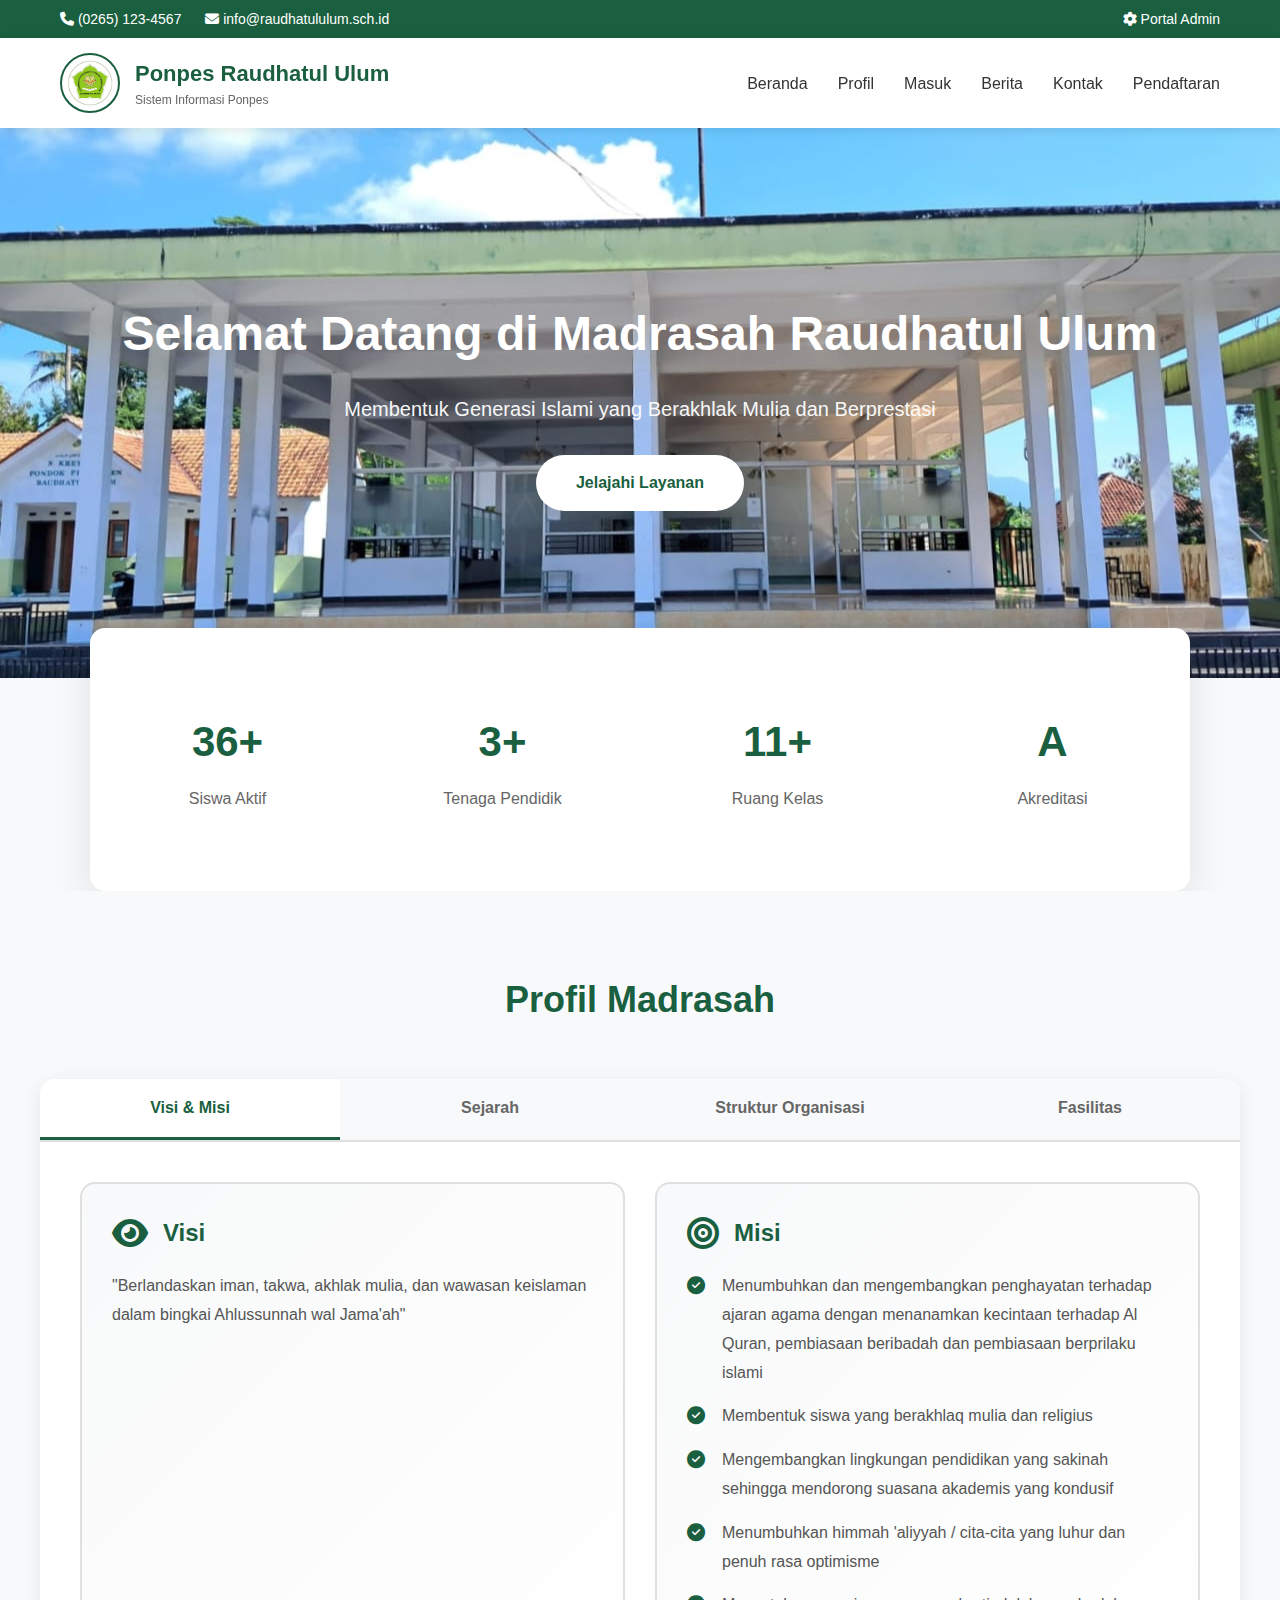
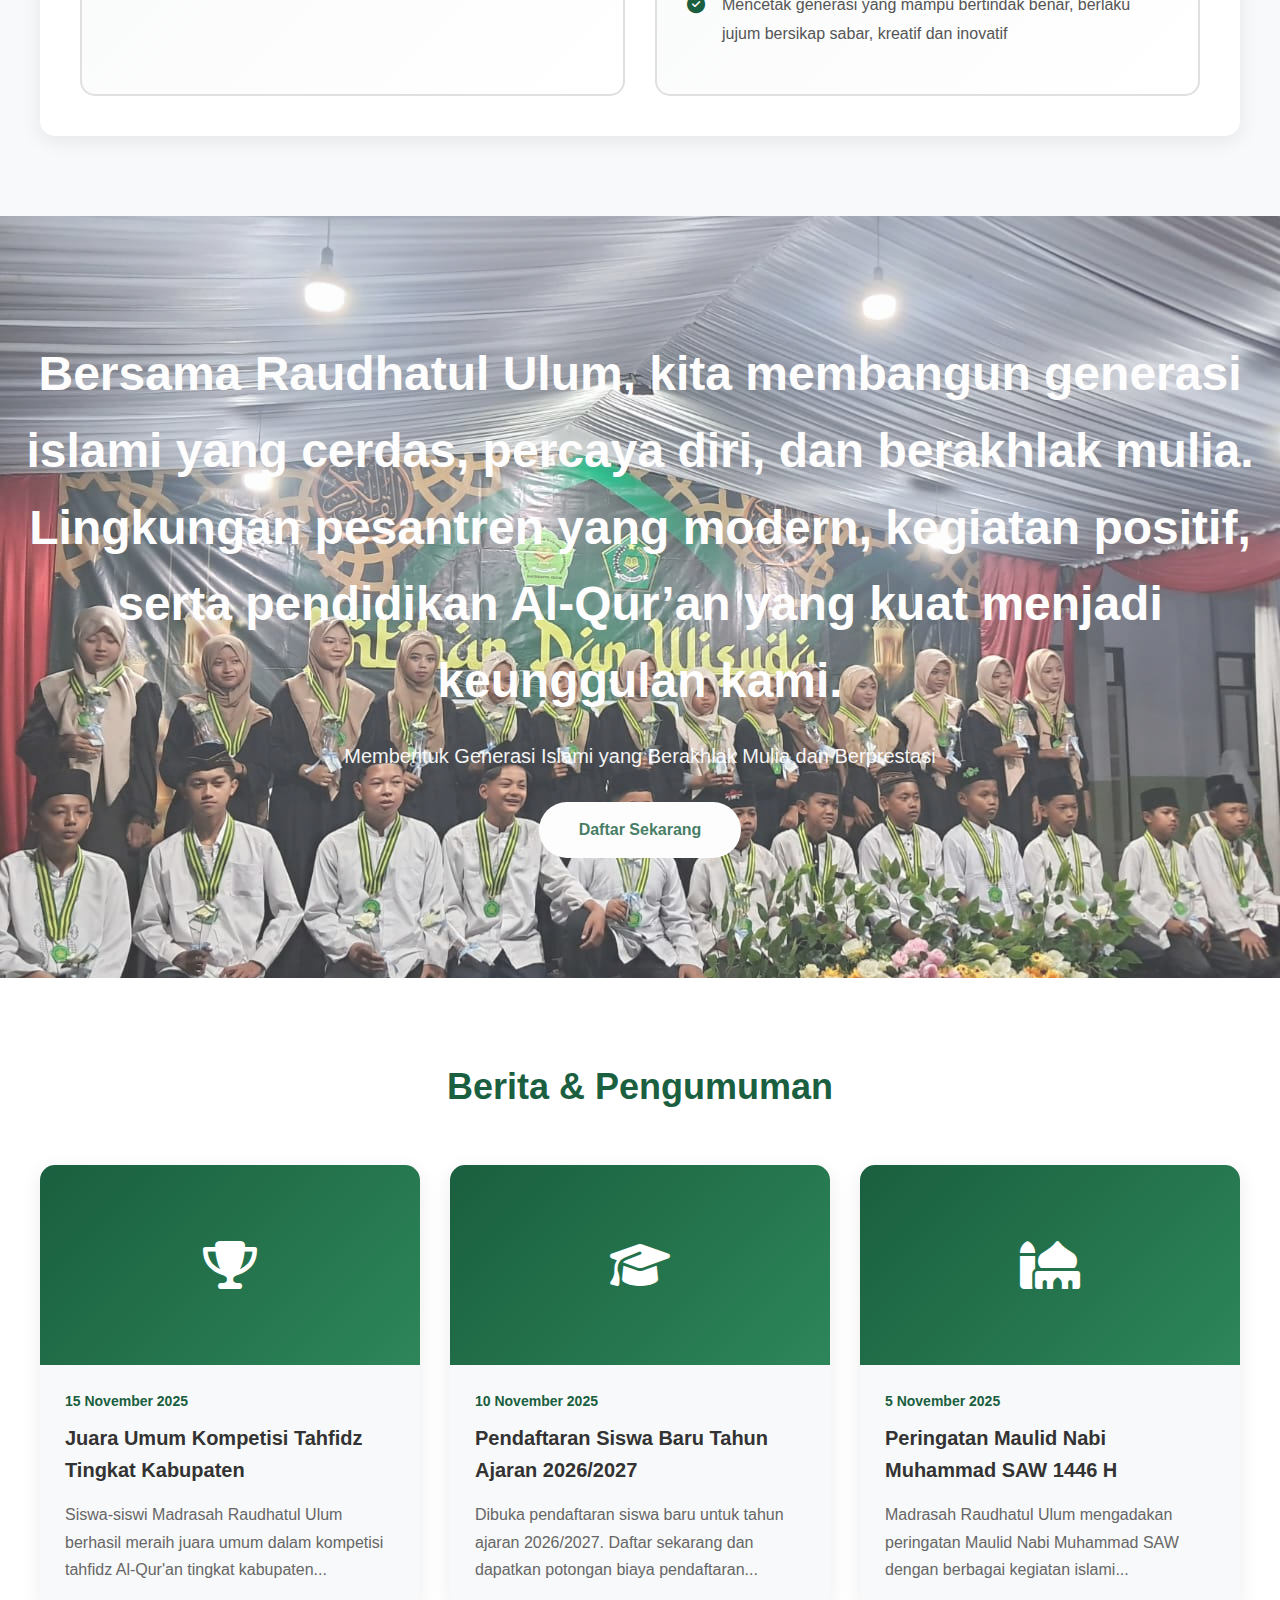
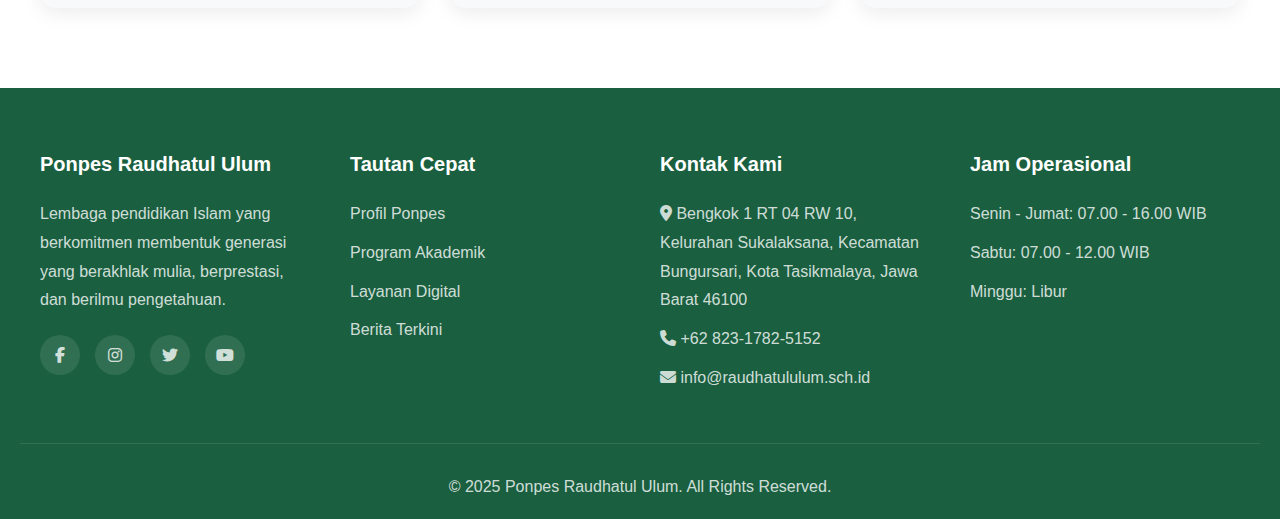
<file: index.html>
<!DOCTYPE html>
<html lang="id">
<head>
    <meta charset="UTF-8">
    <meta name="viewport" content="width=device-width, initial-scale=1.0">
    <title>Ponpes Raudhatul Ulum - Sistem Informasi</title>
    <link href="https://cdnjs.cloudflare.com/ajax/libs/font-awesome/6.4.0/css/all.min.css" rel="stylesheet">
    <link rel="stylesheet" href="style.css">
</head>
<body>
    <div class="top-bar">
        <div class="container">
            <div>
                <i class="fas fa-phone"></i> (0265) 123-4567
                <i class="fas fa-envelope" style="margin-left: 20px;"></i> info@raudhatululum.sch.id
            </div>
            <div>
                <a href="masuk.html" style="margin-left: 20px;"><i class="fas fa-cog"></i> Portal Admin</a>
            </div>
        </div>
    </div>

    <header>
        <nav>
            <div class="logo">
                <div class="logo-icon-image">
                    <img src="img/logo-hero.png" alt="Logo Ponpes Raudhatul Ulum">
                </div>
                <div class="logo-text">
                    <h1>Ponpes Raudhatul Ulum</h1>
                    <p>Sistem Informasi Ponpes</p>
                </div>
            </div>
    
            <!-- HAMBURGER MENU BUTTON - TAMBAHKAN INI -->
            <button class="menu-toggle" id="menuToggle" aria-label="Toggle Menu">
                <span></span>
                <span></span>
                <span></span>
            </button>
    
            <!-- Nav Links dengan ID untuk JavaScript -->
            <ul class="nav-links" id="navLinks">
                <li><a href="index.html#beranda">Beranda</a></li>
                <li><a href="index.html#profil">Profil</a></li>
                <li><a href="masuk.html">Masuk</a></li>
                <li><a href="index.html#berita">Berita</a></li>
                <li><a href="index.html#kontak">Kontak</a></li>
                <li><a href="register.html">Pendaftaran</a></li>
            </ul>
        </nav>
    </header>
    
    <!-- MENU OVERLAY - TAMBAHKAN SETELAH HEADER -->
    <div class="menu-overlay" id="menuOverlay"></div>

    <section class="hero" id="beranda" style="background-image: url(img/hero-img.jpeg);">
        <h2>Selamat Datang di Madrasah Raudhatul Ulum</h2>
        <p>Membentuk Generasi Islami yang Berakhlak Mulia dan Berprestasi</p>
        <a href="#layanan" class="btn-primary">Jelajahi Layanan</a>
    </section>

    <section class="stats">
        <div class="stats-grid">
            <div class="stat-item">
                <div class="stat-number">100+</div>
                <div class="stat-label">Siswa Aktif</div>
            </div>
            <div class="stat-item">
                <div class="stat-number">9</div>
                <div class="stat-label">Tenaga Pendidik</div>
            </div>
            <div class="stat-item">
                <div class="stat-number">30+</div>
                <div class="stat-label">Ruang Kelas</div>
            </div>
            <div class="stat-item">
                <div class="stat-number">A</div>
                <div class="stat-label">Akreditasi</div>
            </div>
        </div>
    </section>

    <section class="profile" id="profil">
        <div class="profile-container">
            <h2 class="section-title">Profil Madrasah</h2>
            
            <div class="profile-content">
                <div class="profile-tabs">
                    <button class="tab-btn active" data-tab="visi-misi">Visi & Misi</button>
                    <button class="tab-btn" data-tab="sejarah">Sejarah</button>
                    <button class="tab-btn" data-tab="struktur">Struktur Organisasi</button>
                    <button class="tab-btn" data-tab="fasilitas">Fasilitas</button>
                </div>

                <div class="profile-tab-content">
                    <div class="tab-panel active" id="visi-misi">
                        <div class="visi-misi-grid">
                            <div class="visi-box">
                                <div class="icon-header">
                                    <i class="fas fa-eye"></i>
                                    <h3>Visi</h3>
                                </div>
                                <p>"Berlandaskan iman, takwa, akhlak mulia, dan wawasan keislaman dalam bingkai Ahlussunnah wal Jama'ah"</p>
                            </div>
                            <div class="misi-box">
                                <div class="icon-header">
                                    <i class="fas fa-bullseye"></i>
                                    <h3>Misi</h3>
                                </div>
                                <ul>
                                    <li><i class="fas fa-check-circle"></i> Menumbuhkan dan mengembangkan penghayatan terhadap ajaran agama dengan menanamkan kecintaan terhadap Al Quran, pembiasaan beribadah dan pembiasaan berprilaku islami</li>
                                    <li><i class="fas fa-check-circle"></i> Membentuk siswa yang berakhlaq mulia dan religius</li>
                                    <li><i class="fas fa-check-circle"></i> Mengembangkan lingkungan pendidikan yang sakinah sehingga mendorong suasana akademis yang kondusif</li>
                                    <li><i class="fas fa-check-circle"></i> Menumbuhkan himmah 'aliyyah / cita-cita yang luhur dan penuh rasa optimisme</li>
                                    <li><i class="fas fa-check-circle"></i> Mencetak generasi yang mampu bertindak benar, berlaku jujum bersikap sabar, kreatif dan inovatif</li>
                                </ul>
                            </div>
                        </div>
                    </div>

                    <div class="tab-panel" id="sejarah">
                        <div class="sejarah-content">
                            <div class="sejarah-text">
                                <h3>Sejarah Singkat</h3>
                                <p>Madrasah Raudhatul Ulum didirikan pada tahun 1985 oleh para tokoh masyarakat dan ulama setempat dengan tujuan memberikan pendidikan Islam yang berkualitas kepada generasi muda. Berawal dari sebuah musholla kecil dengan 25 siswa, kini berkembang menjadi lembaga pendidikan yang memiliki lebih dari 850 siswa.</p>
                                <p>Sepanjang perjalanannya, madrasah ini telah menghasilkan ribuan alumni yang tersebar di berbagai profesi dan berkontribusi positif bagi masyarakat. Dengan akreditasi A dan fasilitas yang terus berkembang, Madrasah Raudhatul Ulum berkomitmen untuk terus meningkatkan kualitas pendidikan.</p>
                            </div>
                            <div class="timeline">
                                <div class="timeline-item">
                                    <div class="timeline-year">1985</div>
                                    <div class="timeline-desc">Pendirian madrasah dengan 25 siswa</div>
                                </div>
                                <div class="timeline-item">
                                    <div class="timeline-year">1995</div>
                                    <div class="timeline-desc">Memperoleh akreditasi B</div>
                                </div>
                                <div class="timeline-item">
                                    <div class="timeline-year">2005</div>
                                    <div class="timeline-desc">Pembangunan gedung baru 3 lantai</div>
                                </div>
                                <div class="timeline-item">
                                    <div class="timeline-year">2015</div>
                                    <div class="timeline-desc">Meraih akreditasi A</div>
                                </div>
                                <div class="timeline-item">
                                    <div class="timeline-year">2020</div>
                                    <div class="timeline-desc">Implementasi sistem informasi digital</div>
                                </div>
                            </div>
                        </div>
                    </div>

                    <div class="tab-panel" id="struktur">
                        <div class="struktur-grid">
                            <div class="struktur-card kepala">
                                <div class="struktur-photo">
                                    <i class="fas fa-user-tie"></i>
                                </div>
                                <h4>Kepala Madrasah</h4>
                                <p>KH. Ade Turmudi</p>
                            </div>
                            <div class="struktur-card">
                                <div class="struktur-photo">
                                    <i class="fas fa-user"></i>
                                </div>
                                <h4>Sekretaris</h4>
                                <p>Asep Didin Dimyati</p>
                            </div>
                            <div class="struktur-card">
                                <div class="struktur-photo">
                                    <i class="fas fa-user"></i>
                                </div>
                                <h4>Bendahara</h4>
                                <p>Nelis Siti Ummu Salamah</p>
                            </div>
                            <div class="struktur-card">
                                <div class="struktur-photo">
                                    <i class="fas fa-user"></i>
                                </div>
                                <h4>Dewan Guru</h4>
                                <p>Ma'ruf Almaarip Turmudi</p>
                            </div>
                            <div class="struktur-card">
                                <div class="struktur-photo">
                                    <i class="fas fa-user"></i>
                                </div>
                                <h4>Dewan Guru</h4>
                                <p>Ema Rahmawati</p>
                            </div>
                        </div>
                    </div>

                    <div class="tab-panel" id="fasilitas">
                        <div class="fasilitas-grid">
                            <div class="fasilitas-item">
                                <i class="fas fa-school"></i>
                                <h4>30 Ruang Kelas</h4>
                                <p>Ruang kelas ber-AC dengan fasilitas LCD Proyektor</p>
                            </div>
                            <div class="fasilitas-item">
                                <i class="fas fa-flask"></i>
                                <h4>Laboratorium IPA</h4>
                                <p>Lab IPA modern dengan peralatan lengkap</p>
                            </div>
                            <div class="fasilitas-item">
                                <i class="fas fa-laptop"></i>
                                <h4>Lab Komputer</h4>
                                <p>50 unit komputer dengan akses internet</p>
                            </div>
                            <div class="fasilitas-item">
                                <i class="fas fa-book"></i>
                                <h4>Perpustakaan</h4>
                                <p>Koleksi 5000+ buku dan ruang baca nyaman</p>
                            </div>
                            <div class="fasilitas-item">
                                <i class="fas fa-mosque"></i>
                                <h4>Masjid</h4>
                                <p>Masjid dengan kapasitas 500 jamaah</p>
                            </div>
                            <div class="fasilitas-item">
                                <i class="fas fa-futbol"></i>
                                <h4>Lapangan Olahraga</h4>
                                <p>Lapangan basket, voli, dan futsal</p>
                            </div>
                            <div class="fasilitas-item">
                                <i class="fas fa-utensils"></i>
                                <h4>Kantin</h4>
                                <p>Kantin sehat dengan menu bergizi</p>
                            </div>
                            <div class="fasilitas-item">
                                <i class="fas fa-bus"></i>
                                <h4>Bus Sekolah</h4>
                                <p>5 unit bus untuk antar jemput siswa</p>
                            </div>
                        </div>
                    </div>
                </div>
            </div>
        </div>
    </section>

    <!-- Landing Page Pendaftaran -->
    <section id="pendaftaran-page" class="hero" style="background-image: url(img/Landing-page-register.jpeg); opacity:0.8">
        <h2>Bersama Raudhatul Ulum, kita membangun generasi islami yang cerdas, percaya diri, dan berakhlak mulia.
            Lingkungan pesantren yang modern, kegiatan positif, serta pendidikan Al-Qur’an yang kuat menjadi keunggulan kami.</h2>
        <p>Membentuk Generasi Islami yang Berakhlak Mulia dan Berprestasi</p>
        <a href="register.html" class="btn-primary">Daftar Sekarang</a>
    </section>

    <section class="news" id="berita">
        <div class="news-container">
            <h2 class="section-title">Berita & Pengumuman</h2>
            <div class="news-grid">
                <div class="news-card">
                    <div class="news-image">
                        <i class="fas fa-trophy"></i>
                    </div>
                    <div class="news-content">
                        <div class="news-date">15 November 2025</div>
                        <h3>Juara Umum Kompetisi Tahfidz Tingkat Kabupaten</h3>
                        <p>Siswa-siswi Madrasah Raudhatul Ulum berhasil meraih juara umum dalam kompetisi tahfidz Al-Qur'an tingkat kabupaten...</p>
                    </div>
                </div>
                <div class="news-card">
                    <div class="news-image"> 
                        <i class="fas fa-graduation-cap"></i>
                    </div>
                    <div class="news-content">
                        <div class="news-date">10 November 2025</div>
                        <h3>Pendaftaran Siswa Baru Tahun Ajaran 2026/2027</h3>
                        <p>Dibuka pendaftaran siswa baru untuk tahun ajaran 2026/2027. Daftar sekarang dan dapatkan potongan biaya pendaftaran...</p>
                    </div>
                </div>
                <div class="news-card">
                    <div class="news-image">
                        <i class="fas fa-mosque"></i>
                    </div>
                    <div class="news-content">
                        <div class="news-date">5 November 2025</div>
                        <h3>Peringatan Maulid Nabi Muhammad SAW 1446 H</h3>
                        <p>Madrasah Raudhatul Ulum mengadakan peringatan Maulid Nabi Muhammad SAW dengan berbagai kegiatan islami...</p>
                    </div>
                </div>
            </div>
        </div>
    </section>

    <footer id="kontak">
        <div class="footer-container">
            <div class="footer-section">
                <h3>Ponpes Raudhatul Ulum</h3>
                <p>Lembaga pendidikan Islam yang berkomitmen membentuk generasi yang berakhlak mulia, berprestasi, dan berilmu pengetahuan.</p>
                <div class="social-links">
                    <a href="#"><i class="fab fa-facebook-f"></i></a>
                    <a href="#"><i class="fab fa-instagram"></i></a>
                    <a href="#"><i class="fab fa-twitter"></i></a>
                    <a href="#"><i class="fab fa-youtube"></i></a>
                </div>
            </div>
            <div class="footer-section">
                <h3>Tautan Cepat</h3>
                <a href="#profil">Profil Ponpes</a>
                <a href="#akademik">Program Akademik</a>
                <a href="#layanan">Layanan Digital</a>
                <a href="#berita">Berita Terkini</a>
            </div>
            <div class="footer-section">
                <h3>Kontak Kami</h3>
                <p><i class="fas fa-map-marker-alt"></i> Bengkok 1 RT 04 RW 10, Kelurahan Sukalaksana, Kecamatan Bungursari, Kota Tasikmalaya, Jawa Barat 46100</p>
                <p><i class="fas fa-phone"></i> +62 823-1782-5152</p>
                <p><i class="fas fa-envelope"></i> info@raudhatululum.sch.id</p>
            </div>
            <div class="footer-section">
                <h3>Jam Operasional</h3>
                <p>Senin - Jumat: 07.00 - 16.00 WIB</p>
                <p>Sabtu: 07.00 - 12.00 WIB</p>
                <p>Minggu: Libur</p>
            </div>
        </div>
        <div class="footer-bottom">
            <p>&copy; 2025 Ponpes Raudhatul Ulum. All Rights Reserved.</p>
        </div>
    </footer>

    <div id="serviceModal" class="modal">
        <div class="modal-content">
            <span class="close-btn">&times;</span>
            <h3 id="modalTitle">Form Layanan Informasi</h3>
            <p id="modalDescription" class="modal-description"></p>
            <form id="serviceForm">
                <div class="form-group">
                    <label for="nama">Nama Lengkap</label>
                    <input type="text" id="nama" name="nama" required>
                </div>
                <div class="form-group">
                    <label for="email">Email</label>
                    <input type="email" id="email" name="email" required>
                </div>
                <div class="form-group" id="form-layanan-spesifik">
                    <label for="keterangan">Keterangan Tambahan</label>
                    <textarea id="keterangan" name="keterangan" rows="3"></textarea>
                </div>
                <button type="submit" class="btn-primary-form">Kirim Permintaan</button>
            </form>
            <div id="formSuccess" class="form-success" style="display: none;">
                <p>Terima kasih! Permintaan Anda untuk layanan **<span id="successService"></span>** telah kami terima.</p>
                <button type="button" class="btn-primary-form" onclick="document.getElementById('serviceModal').style.display='none'">Tutup</button>
            </div>
        </div>
    </div>
    <script src="script.js"></script>
    <script>
        // Logika Profile tabs functionality
        const tabButtons = document.querySelectorAll('.tab-btn');
        const tabPanels = document.querySelectorAll('.tab-panel');

        tabButtons.forEach(button => {
            button.addEventListener('click', () => {
                const targetTab = button.getAttribute('data-tab');
                
                tabButtons.forEach(btn => btn.classList.remove('active'));
                tabPanels.forEach(panel => panel.classList.remove('active'));
                
                button.classList.add('active');
                document.getElementById(targetTab).classList.add('active');
            });
        });


        // Logika Modal
        const modal = document.getElementById('serviceModal');
        const serviceCards = document.querySelectorAll('.service-card');
        const modalTitle = document.getElementById('modalTitle');
        const modalDescription = document.getElementById('modalDescription');
        const closeModal = document.querySelector('.close-btn');
        const serviceForm = document.getElementById('serviceForm');
        const formSuccess = document.getElementById('formSuccess');
        const successService = document.getElementById('successService');

        serviceCards.forEach(card => {
            card.addEventListener('click', () => {
                const serviceName = card.getAttribute('data-service');
                const serviceDesc = card.querySelector('p').textContent;
                
                modalTitle.textContent = `Permintaan Informasi: ${serviceName}`;
                modalDescription.textContent = `Silakan isi formulir di bawah untuk mendapatkan akses atau informasi lebih lanjut mengenai layanan **${serviceName}**: ${serviceDesc}`;
                
                serviceForm.style.display = 'block';
                formSuccess.style.display = 'none';
                serviceForm.reset();

                let hiddenInput = document.getElementById('hiddenService');
                if (!hiddenInput) {
                    hiddenInput = document.createElement('input');
                    hiddenInput.type = 'hidden';
                    hiddenInput.id = 'hiddenService';
                    hiddenInput.name = 'layanan_diminta';
                    serviceForm.appendChild(hiddenInput);
                }
                hiddenInput.value = serviceName;
                
                modal.style.display = 'block';
            });
        });

        closeModal.onclick = function() {
            modal.style.display = 'none';
        }

        window.onclick = function(event) {
            if (event.target == modal) {
                modal.style.display = 'none';
            }
        }

        // Handle Form Submission (Simulasi)
        serviceForm.addEventListener('submit', function(e) {
            e.preventDefault();
            
            const serviceName = document.getElementById('hiddenService').value;
            
            serviceForm.style.display = 'none';
            successService.textContent = serviceName;
            formSuccess.style.display = 'block';
            
            console.log(`Simulasi: Data untuk layanan ${serviceName} telah dikirim!`);
        });

        // Bagian script.js lainnya tetap dipertahankan
        // Smooth scrolling, observer, counter animation, sticky header, etc.
        document.querySelectorAll('a[href^="#"]').forEach(anchor => {
            anchor.addEventListener('click', function (e) {
                e.preventDefault();
                const target = document.querySelector(this.getAttribute('href'));
                if (target) {
                    target.scrollIntoView({
                        behavior: 'smooth',
                        block: 'start'
                    });
                }
            });
        });

        // Animate elements on scroll
        const observerOptions = {
            threshold: 0.2,
            rootMargin: '0px 0px -50px 0px'
        };

        const observer = new IntersectionObserver((entries) => {
            entries.forEach(entry => {
                if (entry.isIntersecting) {
                    entry.target.style.opacity = '0';
                    entry.target.style.transform = 'translateY(20px)';
                    
                    setTimeout(() => {
                        entry.target.style.transition = 'opacity 0.6s ease, transform 0.6s ease';
                        entry.target.style.opacity = '1';
                        entry.target.style.transform = 'translateY(0)';
                    }, 100);
                    
                    observer.unobserve(entry.target);
                }
            });
        }, observerOptions);

        // Observe elements
        document.querySelectorAll('.stat-item, .service-card, .news-card').forEach(el => {
            observer.observe(el);
        });

        // Counter animation for stats
        function animateCounter(element, target, duration = 2000) {
            let current = 0;
            const increment = target / (duration / 16);
            const isNumber = !isNaN(target);
            
            const updateCounter = () => {
                current += increment;
                if (current < target) {
                    if (isNumber) {
                        element.textContent = Math.floor(current) + '+';
                    }
                    requestAnimationFrame(updateCounter);
                } else {
                    if (isNumber) {
                        element.textContent = target + '+';
                    } else {
                        element.textContent = target;
                    }
                }
            };
            
            if (isNumber) {
                updateCounter();
            }
        }

        // Trigger counter animation when stats section is visible
        const statsObserver = new IntersectionObserver((entries) => {
            entries.forEach(entry => {
                if (entry.isIntersecting) {
                    const statNumbers = entry.target.querySelectorAll('.stat-number');
                    statNumbers.forEach(stat => {
                        const text = stat.textContent;
                        const number = parseInt(text.replace('+', ''));
                        if (!isNaN(number)) {
                            stat.textContent = '0+';
                            animateCounter(stat, number);
                        }
                    });
                    statsObserver.unobserve(entry.target);
                }
            });
        }, { threshold: 0.5 });

        const statsSection = document.querySelector('.stats');
        if (statsSection) {
            statsObserver.observe(statsSection);
        }

        // Add active class to navigation based on scroll position
        window.addEventListener('scroll', () => {
            let current = '';
            const sections = document.querySelectorAll('section[id]');
            
            sections.forEach(section => {
                const sectionTop = section.offsetTop;
                const sectionHeight = section.clientHeight;
                if (scrollY >= (sectionTop - 200)) {
                    current = section.getAttribute('id');
                }
            });
            
            const navLinks = document.querySelectorAll('.nav-links a');
            navLinks.forEach(link => {
                link.classList.remove('active');
                if (link.getAttribute('href').slice(1) === current) {
                    link.classList.add('active');
                }
            });
        });

        // Sticky header background change on scroll
        const header = document.querySelector('header');
        window.addEventListener('scroll', () => {
            if (window.scrollY > 100) {
                header.style.boxShadow = '0 4px 20px rgba(0,0,0,0.15)';
            } else {
                header.style.boxShadow = '0 2px 10px rgba(0,0,0,0.1)';
            }
        });

        // Profile cards hover effect enhancement
        document.querySelectorAll('.struktur-card, .fasilitas-item').forEach(card => {
            card.addEventListener('mouseenter', function() {
                this.style.transform = 'translateY(-8px) scale(1.02)';
            });
            
            card.addEventListener('mouseleave', function() {
                this.style.transform = 'translateY(0) scale(1)';
            });
        });

        // Add loading animation
        window.addEventListener('load', () => {
            document.body.style.opacity = '0';
            setTimeout(() => {
                document.body.style.transition = 'opacity 0.5s ease';
                document.body.style.opacity = '1';
            }, 100);
        });

        console.log('Madrasah Raudhatul Ulum - Sistem Informasi loaded successfully!');
    </script>
</body>
</html>
</file>
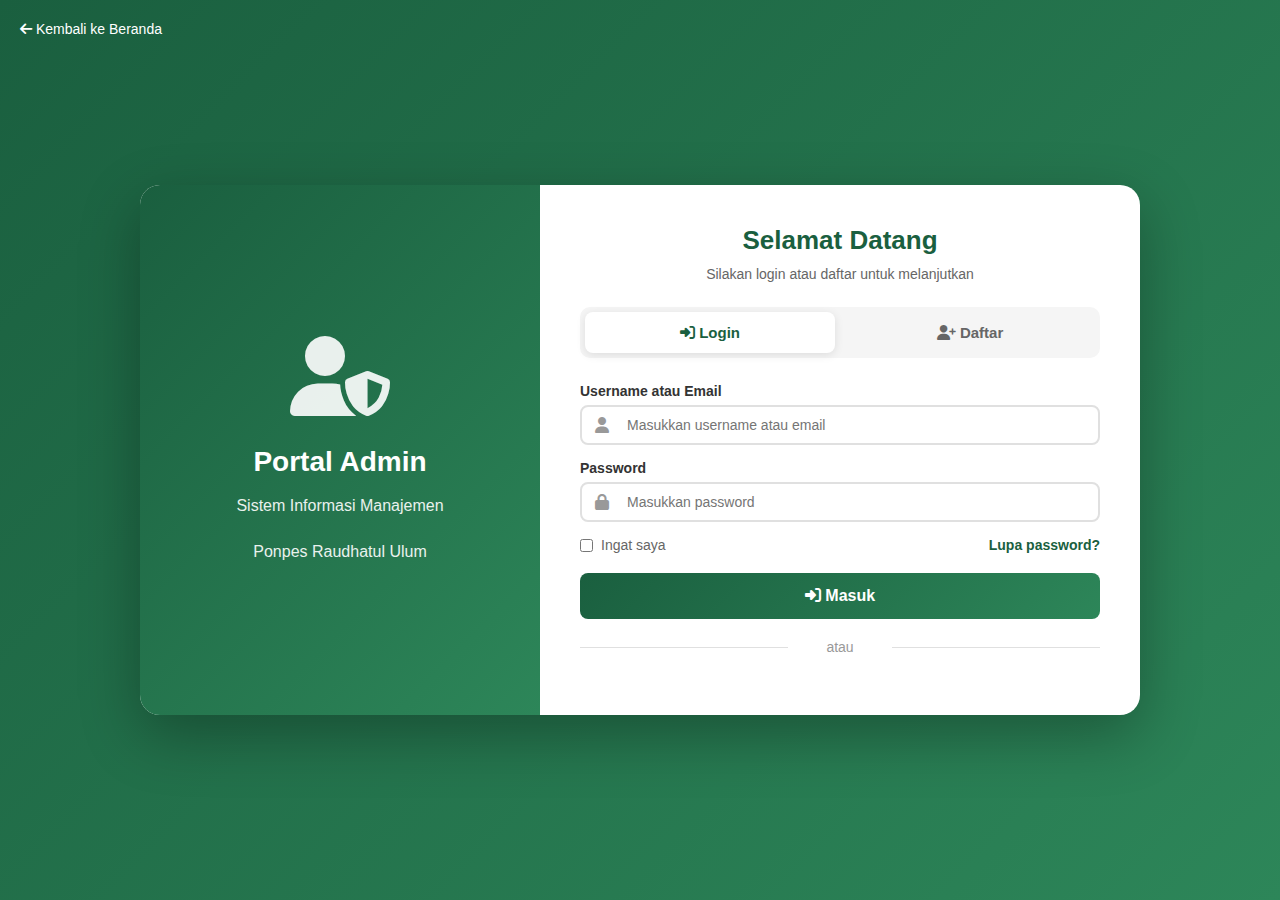
<file: masuk.html>
<!DOCTYPE html>
<html lang="id">
<head>
    <meta charset="UTF-8">
    <meta name="viewport" content="width=device-width, initial-scale=1.0">
    <title>Login Admin - Ponpes Raudhatul Ulum</title>
    <link href="https://cdnjs.cloudflare.com/ajax/libs/font-awesome/6.4.0/css/all.min.css" rel="stylesheet">
    <style>
        * {
            margin: 0;
            padding: 0;
            box-sizing: border-box;
        }

        body {
            font-family: 'Segoe UI', Tahoma, Geneva, Verdana, sans-serif;
            background: linear-gradient(135deg, #1a5f3f, #2d8659);
            min-height: 100vh;
            display: flex;
            align-items: center;
            justify-content: center;
            padding: 20px;
        }

        .login-container {
            background: white;
            border-radius: 20px;
            box-shadow: 0 20px 60px rgba(0,0,0,0.3);
            overflow: hidden;
            max-width: 1000px;
            width: 100%;
            display: grid;
            grid-template-columns: 1fr 1.5fr;
        }

        .login-left {
            background: linear-gradient(135deg, #1a5f3f, #2d8659);
            color: white;
            padding: 50px 40px;
            display: flex;
            flex-direction: column;
            justify-content: center;
            align-items: center;
            text-align: center;
        }

        .login-left i {
            font-size: 80px;
            margin-bottom: 30px;
            opacity: 0.9;
        }

        .login-left h2 {
            font-size: 28px;
            margin-bottom: 15px;
        }

        .login-left p {
            font-size: 16px;
            line-height: 1.6;
            opacity: 0.9;
        }

        .login-right {
            padding: 40px;
            max-height: 90vh;
            overflow-y: auto;
        }

        .form-header {
            text-align: center;
            margin-bottom: 25px;
        }

        .form-header h3 {
            color: #1a5f3f;
            font-size: 26px;
            margin-bottom: 10px;
        }

        .form-header p {
            color: #666;
            font-size: 14px;
        }

        .tab-buttons {
            display: flex;
            gap: 10px;
            margin-bottom: 25px;
            background: #f5f5f5;
            padding: 5px;
            border-radius: 10px;
        }

        .tab-btn {
            flex: 1;
            padding: 12px;
            background: transparent;
            border: none;
            border-radius: 8px;
            font-size: 15px;
            font-weight: 600;
            color: #666;
            cursor: pointer;
            transition: all 0.3s;
        }

        .tab-btn.active {
            background: white;
            color: #1a5f3f;
            box-shadow: 0 2px 10px rgba(0,0,0,0.1);
        }

        .form-content {
            display: none;
        }

        .form-content.active {
            display: block;
            animation: fadeIn 0.3s ease;
        }

        @keyframes fadeIn {
            from {
                opacity: 0;
                transform: translateY(10px);
            }
            to {
                opacity: 1;
                transform: translateY(0);
            }
        }

        .form-section-title {
            color: #1a5f3f;
            font-size: 16px;
            margin: 20px 0 15px;
            padding-bottom: 8px;
            border-bottom: 2px solid #1a5f3f;
            font-weight: 600;
        }

        .form-section-title:first-of-type {
            margin-top: 0;
        }

        .form-row {
            display: grid;
            grid-template-columns: 1fr 1fr;
            gap: 15px;
            margin-bottom: 15px;
        }

        .form-group {
            margin-bottom: 15px;
        }

        .form-group.full-width {
            grid-column: 1 / -1;
        }

        .form-group label {
            display: block;
            margin-bottom: 6px;
            font-weight: 600;
            color: #333;
            font-size: 14px;
        }

        .required {
            color: #e74c3c;
        }

        .input-group {
            position: relative;
        }

        .input-group i {
            position: absolute;
            left: 15px;
            top: 50%;
            transform: translateY(-50%);
            color: #999;
        }

        .form-group input,
        .form-group select,
        .form-group textarea {
            width: 100%;
            padding: 10px 15px;
            border: 2px solid #e0e0e0;
            border-radius: 8px;
            font-size: 14px;
            transition: all 0.3s;
        }

        .input-group input {
            padding-left: 45px;
        }

        .form-group input:focus,
        .form-group select:focus,
        .form-group textarea:focus {
            border-color: #1a5f3f;
            outline: none;
            box-shadow: 0 0 0 3px rgba(26, 95, 63, 0.1);
        }

        .remember-forgot {
            display: flex;
            justify-content: space-between;
            align-items: center;
            margin-bottom: 20px;
            font-size: 14px;
        }

        .remember-forgot label {
            display: flex;
            align-items: center;
            gap: 8px;
            color: #666;
            cursor: pointer;
        }

        .remember-forgot a {
            color: #1a5f3f;
            text-decoration: none;
            font-weight: 600;
        }

        .remember-forgot a:hover {
            text-decoration: underline;
        }

        .btn-submit {
            width: 100%;
            background: linear-gradient(135deg, #1a5f3f, #2d8659);
            color: white;
            padding: 14px;
            border: none;
            border-radius: 8px;
            font-size: 16px;
            font-weight: 600;
            cursor: pointer;
            transition: transform 0.3s, box-shadow 0.3s;
        }

        .btn-submit:hover {
            transform: translateY(-2px);
            box-shadow: 0 10px 25px rgba(26, 95, 63, 0.3);
        }

        .divider {
            text-align: center;
            margin: 20px 0;
            color: #999;
            font-size: 14px;
            position: relative;
        }

        .divider::before,
        .divider::after {
            content: '';
            position: absolute;
            top: 50%;
            width: 40%;
            height: 1px;
            background: #e0e0e0;
        }

        .divider::before {
            left: 0;
        }

        .divider::after {
            right: 0;
        }

        .back-home {
            text-align: center;
            margin-top: 15px;
        }

        .back-home a {
            color: #1a5f3f;
            text-decoration: none;
            font-weight: 600;
            display: inline-flex;
            align-items: center;
            gap: 8px;
        }

        .back-home a:hover {
            text-decoration: underline;
        }

        .alert {
            padding: 12px 15px;
            border-radius: 8px;
            margin-bottom: 20px;
            display: none;
        }

        .alert.success {
            background: #d4edda;
            color: #155724;
            border: 1px solid #c3e6cb;
        }

        .alert.error {
            background: #f8d7da;
            color: #721c24;
            border: 1px solid #f5c6cb;
        }

        .alert i {
            margin-right: 8px;
        }

        @media (max-width: 768px) {
            .login-container {
                grid-template-columns: 1fr;
            }

            .login-left {
                padding: 30px 20px;
            }

            .login-left i {
                font-size: 60px;
                margin-bottom: 20px;
            }

            .login-left h2 {
                font-size: 24px;
            }

            .login-right {
                padding: 30px 20px;
            }

            .form-row {
                grid-template-columns: 1fr;
            }
        }
    </style>
</head>
<body>
    <div class="login-container">
        <div class="login-left">
            <i class="fas fa-user-shield"></i>
            <h2>Portal Admin</h2>
            <p>Sistem Informasi Manajemen</p>
            <p style="margin-top: 20px;">Ponpes Raudhatul Ulum</p>
        </div>

        <div class="login-right">
            <div class="form-header">
                <h3>Selamat Datang</h3>
                <p>Silakan login atau daftar untuk melanjutkan</p>
            </div>

            <div class="tab-buttons">
                <button class="tab-btn active" onclick="switchTab('login')">
                    <i class="fas fa-sign-in-alt"></i> Login
                </button>
                <button class="tab-btn" onclick="switchTab('register')">
                    <i class="fas fa-user-plus"></i> Daftar
                </button>
            </div>

            <div id="alertBox" class="alert"></div>

            <!-- Form Login -->
            <div id="loginForm" class="form-content active">
                <form onsubmit="handleLogin(event)">
                    <div class="form-group">
                        <label>Username atau Email</label>
                        <div class="input-group">
                            <i class="fas fa-user"></i>
                            <input type="text" id="loginUsername" placeholder="Masukkan username atau email" required>
                        </div>
                    </div>

                    <div class="form-group">
                        <label>Password</label>
                        <div class="input-group">
                            <i class="fas fa-lock"></i>
                            <input type="password" id="loginPassword" placeholder="Masukkan password" required>
                        </div>
                    </div>

                    <div class="remember-forgot">
                        <label>
                            <input type="checkbox"> Ingat saya
                        </label>
                        <a href="#" onclick="alert('Hubungi administrator untuk reset password'); return false;">Lupa password?</a>
                    </div>

                    <button type="submit" class="btn-submit">
                        <i class="fas fa-sign-in-alt"></i> Masuk
                    </button>
                </form>

                <div class="divider">atau</div>

                <!-- Di bagian atas form login, tambahkan tombol back -->
                <div style="position: absolute; top: 20px; left: 20px; z-index: 10;">
                    <a href="index.html" style="color: white; text-decoration: none; font-size: 14px;">
                        <i class="fas fa-arrow-left"></i> Kembali ke Beranda
                    </a>
                </div>
            </div>

            <!-- Form Register -->
            <div id="registerForm" class="form-content">
                <form onsubmit="handleRegister(event)">
                    <div class="form-section-title">Informasi Akun</div>
                    
                    <div class="form-row">
                        <div class="form-group">
                            <label>Username <span class="required">*</span></label>
                            <div class="input-group">
                                <i class="fas fa-user-tag"></i>
                                <input type="text" id="regUsername" placeholder="Pilih username" required>
                            </div>
                        </div>
                        <div class="form-group">
                            <label>Email <span class="required">*</span></label>
                            <div class="input-group">
                                <i class="fas fa-envelope"></i>
                                <input type="email" id="regEmail" placeholder="email@example.com" required>
                            </div>
                        </div>
                    </div>

                    <div class="form-row">
                        <div class="form-group">
                            <label>Password <span class="required">*</span></label>
                            <div class="input-group">
                                <i class="fas fa-lock"></i>
                                <input type="password" id="regPassword" placeholder="Min. 6 karakter" required minlength="6">
                            </div>
                        </div>
                        <div class="form-group">
                            <label>Konfirmasi Password <span class="required">*</span></label>
                            <div class="input-group">
                                <i class="fas fa-lock"></i>
                                <input type="password" id="regConfirmPassword" placeholder="Ulangi password" required minlength="6">
                            </div>
                        </div>
                    </div>

                    <div class="form-section-title">Data Pribadi</div>

                    <div class="form-group full-width">
                        <label>Nama Lengkap <span class="required">*</span></label>
                        <div class="input-group">
                            <i class="fas fa-user"></i>
                            <input type="text" id="regName" placeholder="Nama lengkap dengan gelar" required>
                        </div>
                    </div>

                    <div class="form-row">
                        <div class="form-group">
                            <label>NIP <span class="required">*</span></label>
                            <input type="text" id="regNip" placeholder="NIP 18 digit" required>
                        </div>
                        <div class="form-group">
                            <label>No. HP <span class="required">*</span></label>
                            <input type="tel" id="regHp" placeholder="08xxxxxxxxxx" required>
                        </div>
                    </div>

                    <div class="form-row">
                        <div class="form-group">
                            <label>Tempat Lahir <span class="required">*</span></label>
                            <input type="text" id="regTempatLahir" placeholder="Kota kelahiran" required>
                        </div>
                        <div class="form-group">
                            <label>Tanggal Lahir <span class="required">*</span></label>
                            <input type="date" id="regTanggalLahir" required>
                        </div>
                    </div>

                    <div class="form-group full-width">
                        <label>Alamat Lengkap <span class="required">*</span></label>
                        <textarea id="regAlamat" rows="2" placeholder="Alamat lengkap tempat tinggal" required></textarea>
                    </div>

                    <div class="form-section-title">Informasi Kepegawaian</div>

                    <div class="form-row">
                        <div class="form-group">
                            <label>Role/Jabatan <span class="required">*</span></label>
                            <select id="regRole" required>
                                <option value="">Pilih Role</option>
                                <option value="admin">Administrator</option>
                                <option value="guru">Guru</option>
                                <option value="staff">Staff TU</option>
                            </select>
                        </div>
                        <div class="form-group">
                            <label>Pendidikan Terakhir <span class="required">*</span></label>
                            <select id="regPendidikan" required>
                                <option value="">Pilih Pendidikan</option>
                                <option value="S3">S3 (Doktor)</option>
                                <option value="S2">S2 (Magister)</option>
                                <option value="S1">S1 (Sarjana)</option>
                                <option value="D3">D3 (Diploma)</option>
                                <option value="SMA/SMK">SMA/SMK</option>
                            </select>
                        </div>
                    </div>

                    <div class="form-row">
                        <div class="form-group">
                            <label>Mata Pelajaran</label>
                            <input type="text" id="regMapel" placeholder="Isi jika Guru">
                        </div>
                        <div class="form-group">
                            <label>Wali Kelas</label>
                            <input type="text" id="regWali" placeholder="Contoh: 7A">
                        </div>
                    </div>

                    <button type="submit" class="btn-submit">
                        <i class="fas fa-user-plus"></i> Daftar Sekarang
                    </button>
                </form>

                <div class="divider">atau</div>

                <div class="back-home">
                    <a href="index.html">
                        <i class="fas fa-home"></i> Kembali ke Beranda
                    </a>
                </div>
            </div>
        </div>
    </div>

    <script>
        // Fungsi untuk mendapatkan semua user yang terdaftar
        function getRegisteredUsers() {
            const users = localStorage.getItem('registeredUsers');
            return users ? JSON.parse(users) : {
                'ahmad.fauzi': { 
                    name: 'Ahmad Fauzi, S.Pd', 
                    role: 'Guru Matematika', 
                    wali: '7A',
                    email: 'ahmad.fauzi@raudhatul.sch.id',
                    password: 'password123',
                    nip: '198501012010011001',
                    ttl: 'Tasikmalaya, 1 Januari 1985',
                    pendidikan: 'S1 Pendidikan Matematika',
                    mataPelajaran: 'Matematika',
                    hp: '081234567893',
                    alamat: 'Jl. Merdeka No. 45, Tasikmalaya'
                },
                'admin': { 
                    name: 'Admin Sekolah', 
                    role: 'Administrator Utama', 
                    wali: '-',
                    email: 'admin@raudhatul.sch.id',
                    password: 'admin123',
                    nip: '199001012015011001',
                    ttl: 'Tasikmalaya, 1 Januari 1990',
                    pendidikan: 'S1 Administrasi',
                    mataPelajaran: '-',
                    hp: '081234567890',
                    alamat: 'Jl. Sudirman No. 12, Tasikmalaya'
                },
                'maruf': { 
                    name: 'Ma\'ruf Almaarip', 
                    role: 'Guru Fiqh', 
                    wali: '7B',
                    email: 'maruf@raudhatul.sch.id',
                    password: 'maruf123',
                    nip: '198801012012011001',
                    ttl: 'Tasikmalaya, 1 Januari 1988',
                    pendidikan: 'S1 Pendidikan Agama Islam',
                    mataPelajaran: 'Fiqh',
                    hp: '081234567891',
                    alamat: 'Jl. Ahmad Yani No. 23, Tasikmalaya'
                }
            };
        }

        // Fungsi untuk menyimpan user baru
        function saveUser(username, userData) {
            const users = getRegisteredUsers();
            users[username] = userData;
            localStorage.setItem('registeredUsers', JSON.stringify(users));
        }

        function switchTab(tab) {
            const loginForm = document.getElementById('loginForm');
            const registerForm = document.getElementById('registerForm');
            const tabBtns = document.querySelectorAll('.tab-btn');
            const alertBox = document.getElementById('alertBox');
            
            alertBox.style.display = 'none';
            
            tabBtns.forEach(btn => btn.classList.remove('active'));
            
            if (tab === 'login') {
                loginForm.classList.add('active');
                registerForm.classList.remove('active');
                tabBtns[0].classList.add('active');
            } else {
                registerForm.classList.add('active');
                loginForm.classList.remove('active');
                tabBtns[1].classList.add('active');
            }
        }
    
        function showAlert(message, type) {
            const alertBox = document.getElementById('alertBox');
            alertBox.className = `alert ${type}`;
            alertBox.innerHTML = `<i class="fas fa-${type === 'success' ? 'check-circle' : 'exclamation-circle'}"></i>${message}`;
            alertBox.style.display = 'block';
            
            setTimeout(() => {
                alertBox.style.display = 'none';
            }, 5000);
        }
    
        function handleLogin(event) {
            event.preventDefault();
            
            const username = document.getElementById('loginUsername').value.trim();
            const password = document.getElementById('loginPassword').value;
            
            const registeredUsers = getRegisteredUsers();
            
            let foundUser = null;
            let foundUsername = null;
            
            for (const [uname, userData] of Object.entries(registeredUsers)) {
                if (uname.toLowerCase() === username.toLowerCase() || 
                    userData.email.toLowerCase() === username.toLowerCase()) {
                    foundUser = userData;
                    foundUsername = uname;
                    break;
                }
            }
            
            if (foundUser && foundUser.password === password) {
                const userSession = {
                    username: foundUsername,
                    name: foundUser.name,
                    role: foundUser.role,
                    wali: foundUser.wali,
                    email: foundUser.email,
                    nip: foundUser.nip || '-',
                    ttl: foundUser.ttl || '-',
                    pendidikan: foundUser.pendidikan || '-',
                    mataPelajaran: foundUser.mataPelajaran || '-',
                    hp: foundUser.hp || '-',
                    alamat: foundUser.alamat || '-'
                };
                
                sessionStorage.setItem('loggedInUser', JSON.stringify(userSession));
                
                showAlert('Login berhasil! Mengalihkan ke dashboard...', 'success');
                
                setTimeout(() => {
                    window.location.href = 'portal-admin.html';
                }, 2000);
            } else if (foundUser) {
                showAlert('Password salah! Silakan coba lagi.', 'error');
            } else {
                showAlert('Username atau email tidak ditemukan. Silakan daftar terlebih dahulu.', 'error');
            }
        }
    
        function handleRegister(event) {
            event.preventDefault();
            
            const username = document.getElementById('regUsername').value.trim().toLowerCase();
            const email = document.getElementById('regEmail').value.trim().toLowerCase();
            const password = document.getElementById('regPassword').value;
            const confirmPassword = document.getElementById('regConfirmPassword').value;
            const name = document.getElementById('regName').value.trim();
            const nip = document.getElementById('regNip').value.trim();
            const hp = document.getElementById('regHp').value.trim();
            const tempatLahir = document.getElementById('regTempatLahir').value.trim();
            const tanggalLahir = document.getElementById('regTanggalLahir').value;
            const alamat = document.getElementById('regAlamat').value.trim();
            const role = document.getElementById('regRole').value;
            const pendidikan = document.getElementById('regPendidikan').value;
            const mapel = document.getElementById('regMapel').value.trim() || '-';
            const wali = document.getElementById('regWali').value.trim() || '-';
            
            if (password !== confirmPassword) {
                showAlert('Password dan konfirmasi password tidak cocok!', 'error');
                return;
            }
            
            if (password.length < 6) {
                showAlert('Password minimal 6 karakter!', 'error');
                return;
            }
            
            const registeredUsers = getRegisteredUsers();
            
            if (registeredUsers[username]) {
                showAlert('Username sudah terdaftar! Gunakan username lain.', 'error');
                return;
            }
            
            for (const userData of Object.values(registeredUsers)) {
                if (userData.email === email) {
                    showAlert('Email sudah terdaftar! Gunakan email lain.', 'error');
                    return;
                }
            }
            
            // Format tanggal lahir
            const dateObj = new Date(tanggalLahir);
            const months = ['Januari', 'Februari', 'Maret', 'April', 'Mei', 'Juni', 
                          'Juli', 'Agustus', 'September', 'Oktober', 'November', 'Desember'];
            const formattedDate = `${tempatLahir}, ${dateObj.getDate()} ${months[dateObj.getMonth()]} ${dateObj.getFullYear()}`;
            
            // Tentukan role lengkap
            let roleText = '';
            if (role === 'admin') {
                roleText = 'Administrator';
            } else if (role === 'guru') {
                roleText = mapel ? `Guru ${mapel}` : 'Guru';
            } else {
                roleText = 'Staff TU';
            }
            
            const newUser = {
                name: name,
                email: email,
                role: roleText,
                wali: wali,
                password: password,
                nip: nip,
                ttl: formattedDate,
                pendidikan: pendidikan,
                mataPelajaran: mapel,
                hp: hp,
                alamat: alamat
            };
            
            saveUser(username, newUser);
            
            showAlert('Pendaftaran berhasil! Silakan login dengan akun Anda.', 'success');
            
            setTimeout(() => {
                switchTab('login');
                document.getElementById('loginUsername').value = username;
                // Reset form
                document.getElementById('registerForm').querySelector('form').reset();
            }, 2000);
        }

        // Inisialisasi data user default jika belum ada
        if (!localStorage.getItem('registeredUsers')) {
            localStorage.setItem('registeredUsers', JSON.stringify(getRegisteredUsers()));
        }
    </script>
</body>
</html>
</file>
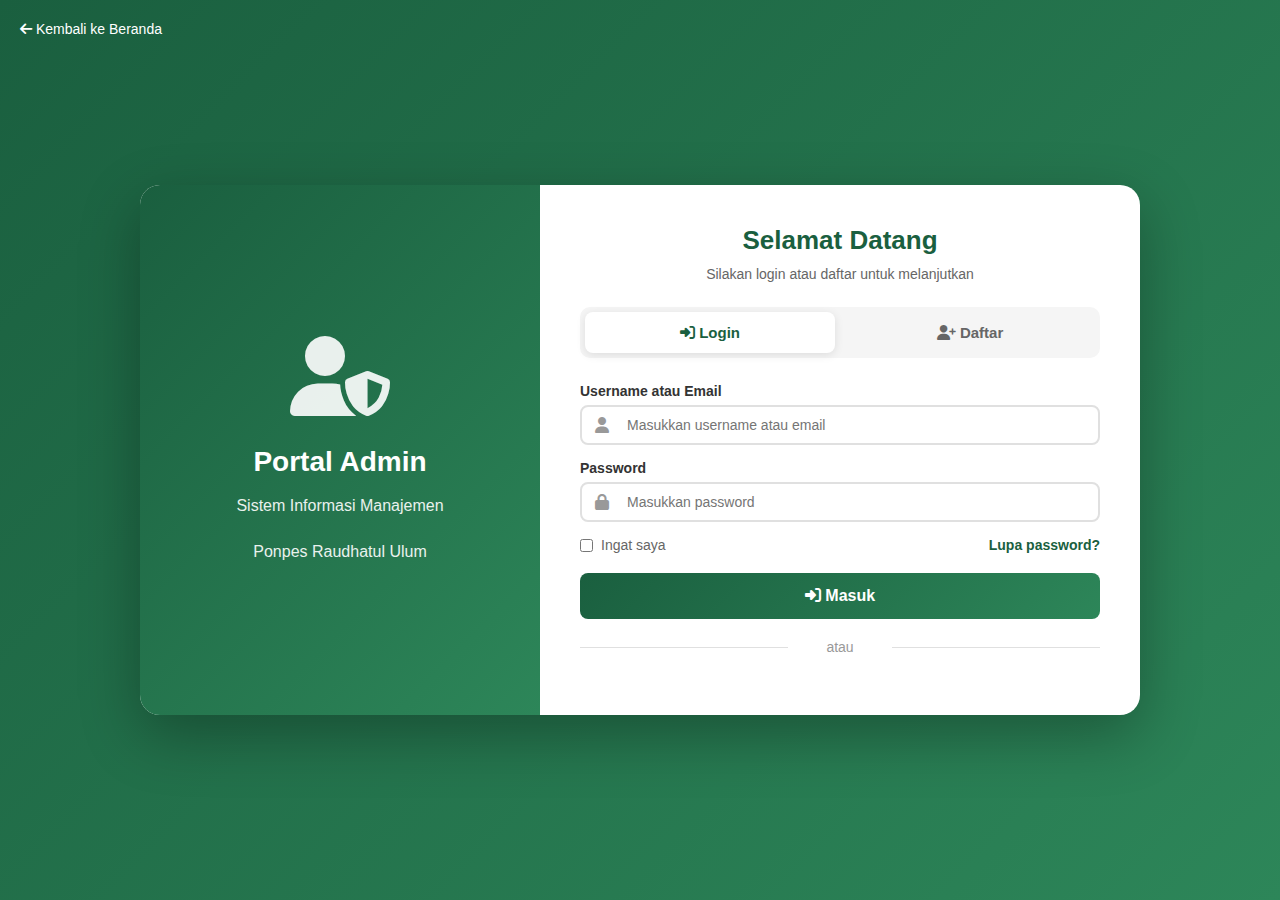
<file: portal-admin.html>
<!DOCTYPE html>
<html lang="id">
<head>
    <meta charset="UTF-8">
    <meta name="viewport" content="width=device-width, initial-scale=1.0">
    <title>Portal Guru - Ponpes Raudhatul Ulum</title>
    <link href="https://cdnjs.cloudflare.com/ajax/libs/font-awesome/6.4.0/css/all.min.css" rel="stylesheet">
    <style>
        * {
            margin: 0;
            padding: 0;
            box-sizing: border-box;
        }

        body {
            font-family: 'Segoe UI', Tahoma, Geneva, Verdana, sans-serif;
            background-color: #f0f2f5;
        }

        .portal-container {
            display: flex;
            min-height: 100vh;
        }

        .sidebar {
            width: 250px;
            background-color: #2c3e50;
            color: white;
            padding: 20px 0;
            box-shadow: 2px 0 5px rgba(0, 0, 0, 0.1);
            position: fixed;
            height: 100vh;
            overflow-y: auto;
        }

        .sidebar .logo-section {
            text-align: center;
            padding: 20px;
            margin-bottom: 20px;
        }

        .sidebar .logo-icon-image {
            width: 80px;
            height: 80px;
            background: rgba(255, 255, 255, 0.1);
            border-radius: 50%;
            margin: 0 auto 15px;
            display: flex;
            align-items: center;
            justify-content: center;
            font-size: 40px;
            color: #1a5f3f;
        }

        .sidebar h3 {
            text-align: center;
            margin-bottom: 30px;
            font-size: 18px;
            color: white;
            padding: 10px;
            background-color: rgba(26, 95, 63, 0.3);
            border-radius: 5px;
            margin: 0 10px 30px;
        }

        .sidebar ul {
            list-style: none;
            padding: 0;
        }

        .sidebar ul li a {
            display: block;
            color: white;
            text-decoration: none;
            padding: 15px 20px;
            transition: background-color 0.3s;
            border-left: 5px solid transparent;
        }

        .sidebar ul li a:hover, .sidebar ul li a.active {
            background-color: #34495e;
            border-left: 5px solid #1a5f3f;
        }

        .sidebar ul li a i {
            margin-right: 10px;
        }

        .main-content {
            flex-grow: 1;
            margin-left: 250px;
            padding: 40px;
        }

        .content-section {
            display: none;
        }

        .content-section.active {
            display: block;
        }

        .dashboard-header {
            margin-bottom: 30px;
            border-bottom: 1px solid #ddd;
            padding-bottom: 20px;
            display: flex;
            justify-content: space-between;
            align-items: center;
        }

        .dashboard-header h2 {
            color: #2c3e50;
            font-size: 32px;
        }

        .data-section {
            background: white;
            padding: 30px;
            border-radius: 8px;
            box-shadow: 0 4px 10px rgba(0, 0, 0, 0.05);
            margin-bottom: 30px;
        }

        .data-section h3 {
            margin-bottom: 20px;
            color: #1a5f3f;
            font-size: 24px;
        }

        .profile-container {
            display: grid;
            grid-template-columns: 1fr 2fr;
            gap: 30px;
        }

        .profile-photo {
            text-align: center;
        }

        .profile-photo-circle {
            width: 150px;
            height: 150px;
            background: linear-gradient(135deg, #1a5f3f, #2d8659);
            border-radius: 50%;
            margin: 0 auto 20px;
            display: flex;
            align-items: center;
            justify-content: center;
            color: white;
            font-size: 48px;
        }

        .profile-name {
            color: #1a5f3f;
            font-size: 24px;
            margin-bottom: 5px;
        }

        .profile-role {
            color: #666;
            font-size: 16px;
        }

        .data-table {
            width: 100%;
            border-collapse: collapse;
            margin-top: 15px;
            font-size: 14px;
        }

        .data-table th, .data-table td {
            border: 1px solid #eee;
            padding: 12px 15px;
            text-align: left;
        }

        .data-table th {
            background-color: #f8f8f8;
            color: #333;
            font-weight: 600;
        }

        .data-table tr:nth-child(even) {
            background-color: #f9f9f9;
        }

        .data-table tr:hover {
            background-color: #f0f0f0;
        }

        .data-table.profile-table td:first-child {
            font-weight: 600;
            width: 200px;
        }

        .data-table.profile-table tr {
            border-bottom: 1px solid #eee;
        }

        .dashboard-cards {
            display: grid;
            grid-template-columns: repeat(auto-fit, minmax(280px, 1fr));
            gap: 20px;
            margin-bottom: 40px;
        }

        .card-item {
            background: white;
            padding: 30px;
            border-radius: 8px;
            box-shadow: 0 4px 10px rgba(0, 0, 0, 0.05);
            display: flex;
            justify-content: space-between;
            align-items: center;
            border-left: 5px solid #1a5f3f;
            cursor: pointer;
            transition: transform 0.3s;
        }

        .card-item:hover {
            transform: translateY(-5px);
        }

        .card-item i {
            font-size: 40px;
            color: #1a5f3f;
            opacity: 0.7;
        }

        .card-info h4 {
            font-size: 16px;
            color: #777;
            margin-bottom: 5px;
        }

        .card-info p {
            font-size: 28px;
            font-weight: 700;
            color: #333;
        }

        .btn-action {
            background: #e74c3c;
            color: white;
            border: none;
            padding: 5px 10px;
            border-radius: 4px;
            cursor: pointer;
            margin-right: 5px;
            font-size: 12px;
        }

        .btn-action.edit {
            background: #3498db;
        }

        .btn-new {
            background: #1a5f3f;
            color: white;
            padding: 10px 20px;
            border-radius: 5px;
            text-decoration: none;
            display: inline-block;
            font-weight: 600;
            border: none;
            cursor: pointer;
        }

        .btn-new:hover {
            background: #2d8659;
        }

        .table-container {
            overflow-x: auto;
        }

        /* ===== TOGGLE MENU UNTUK PORTAL ADMIN ===== */
        .sidebar-toggle {
            display: none;
            position: fixed;
            top: 20px;
            left: 20px;
            width: 40px;
            height: 40px;
            background: #1a5f3f;
            border: none;
            border-radius: 8px;
            cursor: pointer;
            z-index: 1100;
            flex-direction: column;
            justify-content: center;
            align-items: center;
            gap: 5px;
            padding: 8px;
            box-shadow: 0 4px 10px rgba(0,0,0,0.2);
        }

        .sidebar-toggle span {
            display: block;
            width: 24px;
            height: 3px;
            background-color: white;
            border-radius: 3px;
            transition: all 0.3s ease;
        }

        .sidebar-toggle.active span:nth-child(1) {
            transform: translateY(8px) rotate(45deg);
        }

        .sidebar-toggle.active span:nth-child(2) {
            opacity: 0;
            transform: translateX(-20px);
        }

        .sidebar-toggle.active span:nth-child(3) {
            transform: translateY(-8px) rotate(-45deg);
        }

        .sidebar-overlay {
            display: none;
            position: fixed;
            top: 0;
            left: 0;
            width: 100%;
            height: 100vh;
            background: rgba(0, 0, 0, 0.5);
            z-index: 998;
            opacity: 0;
            transition: opacity 0.3s ease;
        }

        .sidebar-overlay.active {
            display: block;
            opacity: 1;
        }

        @media (max-width: 768px) {
            .sidebar-toggle {
                display: flex;
            }

            .sidebar {
                position: fixed;
                left: -250px;
                width: 250px;
                height: 100vh;
                z-index: 999;
                transition: left 0.4s cubic-bezier(0.68, -0.55, 0.265, 1.55);
            }

            .sidebar.active {
                left: 0;
            }

            .main-content {
                margin-left: 0;
                padding: 80px 20px 20px;
            }
        }

        body.sidebar-open {
            overflow: hidden;
        }
    </style>
</head>
<body>
    <div class="portal-container">
        <aside class="sidebar">
            <div class="logo-section">
                <div class="logo-icon-image">
                    <i class="fas fa-graduation-cap"></i>
                </div>
            </div>
            <h3 id="portalTitle"><i class="fas fa-chalkboard-teacher"></i> Portal Guru</h3>
            <ul>
                <li><a href="#profil" onclick="showSection('profil')" class="active"><i class="fas fa-user"></i> Profil</a></li>
                <li><a href="#jadwal" onclick="showSection('jadwal')"><i class="fas fa-calendar"></i> Jadwal Mengajar</a></li>
                <li><a href="#kelas" onclick="showSection('kelas')"><i class="fas fa-users"></i> Daftar Kelas</a></li>
                <li><a href="#absensi" onclick="showSection('absensi')"><i class="fas fa-clipboard-check"></i> Absensi</a></li>
                <li><a href="#nilai" onclick="showSection('nilai')"><i class="fas fa-chart-line"></i> Input Nilai</a></li>
                <li><a href="#" onclick="handleLogout(event)" style="margin-top: 30px; background: #e74c3c;"><i class="fas fa-sign-out-alt"></i> Logout</a></li>
            </ul>
        </aside>

        <main class="main-content">
            <!-- SECTION PROFIL -->
            <section id="profil" class="content-section active">
                <div class="dashboard-header">
                    <h2><i class="fas fa-user"></i> Profil Guru</h2>
                </div>

                <div class="data-section">
                    <div class="profile-container">
                        <div class="profile-photo">
                            <div class="profile-photo-circle">
                                <i class="fas fa-user-tie"></i>
                            </div>
                            <h3 class="profile-name" id="profileName">Loading...</h3>
                            <p class="profile-role" id="profileRole">Loading...</p>
                        </div>
                        <div>
                            <h3 style="color: #1a5f3f; margin-bottom: 20px;">Data Pribadi</h3>
                            <table class="data-table profile-table">
                                <tr>
                                    <td>NIP</td>
                                    <td id="userNip">-</td>
                                </tr>
                                <tr>
                                    <td>Tempat, Tanggal Lahir</td>
                                    <td id="userTtl">-</td>
                                </tr>
                                <tr>
                                    <td>Pendidikan Terakhir</td>
                                    <td id="userPendidikan">-</td>
                                </tr>
                                <tr>
                                    <td>Mata Pelajaran</td>
                                    <td id="userMapel">-</td>
                                </tr>
                                <tr>
                                    <td>Wali Kelas</td>
                                    <td id="userWali">-</td>
                                </tr>
                                <tr>
                                    <td>No. HP</td>
                                    <td id="userHp">-</td>
                                </tr>
                                <tr>
                                    <td>Email</td>
                                    <td id="userEmail">-</td>
                                </tr>
                                <tr>
                                    <td>Alamat</td>
                                    <td id="userAlamat">-</td>
                                </tr>
                            </table>
                        </div>
                    </div>
                </div>
            </section>

            <!-- SECTION JADWAL -->
            <section id="jadwal" class="content-section">
                <div class="dashboard-header">
                    <h2><i class="fas fa-calendar"></i> Jadwal Mengajar</h2>
                </div>

                <div class="data-section">
                    <h3>Semester Ganjil 2025/2026</h3>
                    <div class="table-container">
                        <table class="data-table">
                            <thead>
                                <tr>
                                    <th>Waktu</th>
                                    <th>Senin</th>
                                    <th>Selasa</th>
                                    <th>Rabu</th>
                                    <th>Kamis</th>
                                    <th>Jumat</th>
                                </tr>
                            </thead>
                            <tbody>
                                <tr>
                                    <td><strong>07:00 - 08:30</strong></td>
                                    <td style="background: #e8f5e9; font-weight: 600;">Kelas 7A<br><small>Ruang 7A</small></td>
                                    <td></td>
                                    <td></td>
                                    <td></td>
                                    <td></td>
                                </tr>
                                <tr>
                                    <td><strong>08:30 - 10:00</strong></td>
                                    <td></td>
                                    <td style="background: #e8f5e9; font-weight: 600;">Kelas 7A<br><small>Ruang 7A</small></td>
                                    <td></td>
                                    <td></td>
                                    <td></td>
                                </tr>
                                <tr>
                                    <td colspan="6" style="background: #f8f9fa; text-align: center;"><strong>Istirahat (10:00 - 10:15)</strong></td>
                                </tr>
                                <tr>
                                    <td><strong>10:15 - 11:45</strong></td>
                                    <td></td>
                                    <td></td>
                                    <td></td>
                                    <td style="background: #fff3cd; font-weight: 600;">Kelas 8A<br><small>Ruang 8A</small></td>
                                    <td></td>
                                </tr>
                                <tr>
                                    <td colspan="6" style="background: #f8f9fa; text-align: center;"><strong>Ishoma (11:45 - 13:00)</strong></td>
                                </tr>
                                <tr>
                                    <td><strong>13:00 - 14:30</strong></td>
                                    <td></td>
                                    <td style="background: #e3f2fd; font-weight: 600;">Kelas 7B<br><small>Ruang 7B</small></td>
                                    <td style="background: #fff3cd; font-weight: 600;">Kelas 8A<br><small>Ruang 8A</small></td>
                                    <td></td>
                                    <td></td>
                                </tr>
                                <tr>
                                    <td><strong>14:30 - 16:00</strong></td>
                                    <td></td>
                                    <td></td>
                                    <td style="background: #e3f2fd; font-weight: 600;">Kelas 7B<br><small>Ruang 7B</small></td>
                                    <td></td>
                                    <td></td>
                                </tr>
                            </tbody>
                        </table>
                    </div>
                    <p style="margin-top: 15px; color: #666;"><strong>Total: 18 Jam Pelajaran per minggu</strong></p>
                </div>
            </section>

            <!-- SECTION KELAS -->
            <section id="kelas" class="content-section">
                <div class="dashboard-header">
                    <h2><i class="fas fa-users"></i> Daftar Kelas</h2>
                </div>

                <div class="dashboard-cards">
                    <div class="card-item" onclick="showKelasDetail('7A')" style="border-left-color: #27ae60;">
                        <div class="card-info">
                            <h4>Kelas 7A</h4>
                            <p>32 Siswa</p>
                            <small style="color: #666;">Wali Kelas</small>
                        </div>
                        <i class="fas fa-users"></i>
                    </div>
                    <div class="card-item" onclick="showKelasDetail('7B')" style="border-left-color: #3498db;">
                        <div class="card-info">
                            <h4>Kelas 7B</h4>
                            <p>30 Siswa</p>
                            <small style="color: #666;">Matematika</small>
                        </div>
                        <i class="fas fa-users"></i>
                    </div>
                    <div class="card-item" onclick="showKelasDetail('8A')" style="border-left-color: #f39c12;">
                        <div class="card-info">
                            <h4>Kelas 8A</h4>
                            <p>33 Siswa</p>
                            <small style="color: #666;">Matematika</small>
                        </div>
                        <i class="fas fa-users"></i>
                    </div>
                </div>

                <div id="kelasDetail" class="data-section" style="display: none;">
                    <h3 id="kelasDetailTitle">Detail Kelas</h3>
                    <div class="table-container">
                        <table class="data-table" id="kelasDetailTable">
                            <thead>
                                <tr>
                                    <th>No</th>
                                    <th>NISN</th>
                                    <th>Nama Siswa</th>
                                    <th>Jenis Kelamin</th>
                                    <th>No. HP</th>
                                    <th>Aksi</th>
                                </tr>
                            </thead>
                            <tbody id="kelasDetailBody">
                            </tbody>
                        </table>
                    </div>
                </div>
            </section>

            <!-- SECTION ABSENSI -->
            <section id="absensi" class="content-section">
                <div class="dashboard-header">
                    <h2><i class="fas fa-clipboard-check"></i> Absensi Siswa</h2>
                </div>

                <div class="data-section">
                    <div style="margin-bottom: 20px; display: flex; gap: 15px; flex-wrap: wrap;">
                        <select id="kelasAbsensi" style="padding: 10px; border: 1px solid #ddd; border-radius: 5px;" onchange="loadAbsensi()">
                            <option value="">Pilih Kelas</option>
                            <option value="7A">Kelas 7A</option>
                            <option value="7B">Kelas 7B</option>
                            <option value="8A">Kelas 8A</option>
                        </select>
                        <input type="date" id="tanggalAbsensi" style="padding: 10px; border: 1px solid #ddd; border-radius: 5px;" value="">
                        <button class="btn-new" onclick="loadAbsensi()"><i class="fas fa-sync"></i> Muat Data</button>
                    </div>

                    <div id="absensiForm" style="display: none;">
                        <h3 id="absensiTitle"></h3>
                        <div class="table-container">
                            <table class="data-table">
                                <thead>
                                    <tr>
                                        <th>No</th>
                                        <th>NISN</th>
                                        <th>Nama Siswa</th>
                                        <th>Status Kehadiran</th>
                                        <th>Keterangan</th>
                                    </tr>
                                </thead>
                                <tbody id="absensiTableBody">
                                </tbody>
                            </table>
                        </div>
                        <button class="btn-new" style="margin-top: 20px;" onclick="saveAbsensi()"><i class="fas fa-save"></i> Simpan Absensi</button>
                    </div>
                </div>
            </section>

            <!-- SECTION NILAI -->
            <section id="nilai" class="content-section">
                <div class="dashboard-header">
                    <h2><i class="fas fa-chart-line"></i> Input Nilai Siswa</h2>
                </div>

                <div class="data-section">
                    <div style="margin-bottom: 20px; display: flex; gap: 15px; flex-wrap: wrap;">
                        <select id="kelasNilai" style="padding: 10px; border: 1px solid #ddd; border-radius: 5px;">
                            <option value="">Pilih Kelas</option>
                            <option value="7A">Kelas 7A</option>
                            <option value="7B">Kelas 7B</option>
                            <option value="8A">Kelas 8A</option>
                        </select>
                        <select id="jenisNilai" style="padding: 10px; border: 1px solid #ddd; border-radius: 5px;">
                            <option value="">Jenis Nilai</option>
                            <option value="UH1">Ulangan Harian 1</option>
                            <option value="UH2">Ulangan Harian 2</option>
                            <option value="UTS">Ujian Tengah Semester</option>
                            <option value="UAS">Ujian Akhir Semester</option>
                        </select>
                        <button class="btn-new" onclick="loadNilai()"><i class="fas fa-search"></i> Tampilkan</button>
                    </div>

                    <div id="nilaiForm" style="display: none;">
                        <h3 id="nilaiTitle"></h3>
                        <div class="table-container">
                            <table class="data-table">
                                <thead>
                                    <tr>
                                        <th>No</th>
                                        <th>NISN</th>
                                        <th>Nama Siswa</th>
                                        <th>Nilai</th>
                                        <th>Predikat</th>
                                    </tr>
                                </thead>
                                <tbody id="nilaiTableBody">
                                </tbody>
                            </table>
                        </div>
                        <button class="btn-new" style="margin-top: 20px;" onclick="saveNilai()"><i class="fas fa-save"></i> Simpan Nilai</button>
                    </div>
                </div>
            </section>
        </main>
    </div>

    <script>
        // Data Siswa Simulasi
        const students = {
            '7A': [
                { no: 1, nisn: '007101', nama: 'Budi Santoso', jk: 'L', hp: '081234567801' },
                { no: 2, nisn: '007102', nama: 'Siti Aminah', jk: 'P', hp: '081234567802' },
                { no: 3, nisn: '007103', nama: 'Fahri Hidayat', jk: 'L', hp: '081234567803' },
                { no: 4, nisn: '007104', nama: 'Dewi Lestari', jk: 'P', hp: '081234567804' },
                { no: 5, nisn: '007105', nama: 'Ahmad Rizki', jk: 'L', hp: '081234567805' }
            ],
            '7B': [
                { no: 1, nisn: '007201', nama: 'Rizky Putra', jk: 'L', hp: '081234567811' },
                { no: 2, nisn: '007202', nama: 'Ayu Kartika', jk: 'P', hp: '081234567812' },
                { no: 3, nisn: '007203', nama: 'Dimas Prasetyo', jk: 'L', hp: '081234567813' },
                { no: 4, nisn: '007204', nama: 'Fitri Handayani', jk: 'P', hp: '081234567814' }
            ],
            '8A': [
                { no: 1, nisn: '008101', nama: 'Joko Susilo', jk: 'L', hp: '081234567821' },
                { no: 2, nisn: '008102', nama: 'Mega Wati', jk: 'P', hp: '081234567822' },
                { no: 3, nisn: '008103', nama: 'Bayu Aji', jk: 'L', hp: '081234567823' },
                { no: 4, nisn: '008104', nama: 'Rina Susanti', jk: 'P', hp: '081234567824' }
            ]
        };

        // Fungsi untuk mendapatkan data user yang sedang login
        function getLoggedInUser() {
            const userSession = sessionStorage.getItem('loggedInUser');
            if (!userSession) {
                alert('Anda harus login terlebih dahulu!');
                window.location.href = 'masuk.html';
                return null;
            }
            return JSON.parse(userSession);
        }

        // Fungsi untuk update profil user di halaman
        function updateUserProfile() {
            const user = getLoggedInUser();
            if (!user) return;

            document.getElementById('profileName').textContent = user.name;
            document.getElementById('profileRole').textContent = user.role;
            document.getElementById('userNip').textContent = user.nip || '-';
            document.getElementById('userTtl').textContent = user.ttl || '-';
            document.getElementById('userPendidikan').textContent = user.pendidikan || '-';
            document.getElementById('userMapel').textContent = user.mataPelajaran || '-';
            document.getElementById('userWali').textContent = user.wali || '-';
            document.getElementById('userHp').textContent = user.hp || '-';
            document.getElementById('userEmail').textContent = user.email || '-';
            document.getElementById('userAlamat').textContent = user.alamat || '-';

            const portalTitle = document.getElementById('portalTitle');
            if (user.role.toLowerCase().includes('guru')) {
                portalTitle.innerHTML = '<i class="fas fa-chalkboard-teacher"></i> Portal Guru';
            } else if (user.role.toLowerCase().includes('admin')) {
                portalTitle.innerHTML = '<i class="fas fa-user-shield"></i> Portal Admin';
            } else {
                portalTitle.innerHTML = '<i class="fas fa-user-cog"></i> Portal Staff';
            }
        }

        // Fungsi untuk navigasi antar section
        function showSection(sectionId) {
            const sections = document.querySelectorAll('.content-section');
            sections.forEach(section => section.classList.remove('active'));
            document.getElementById(sectionId).classList.add('active');

            const links = document.querySelectorAll('.sidebar ul li a');
            links.forEach(link => link.classList.remove('active'));
            const activeLink = document.querySelector(`.sidebar ul li a[href="#${sectionId}"]`);
            if (activeLink) activeLink.classList.add('active');

            if (sectionId === 'absensi' && !document.getElementById('tanggalAbsensi').value) {
                const today = new Date().toISOString().split('T')[0];
                document.getElementById('tanggalAbsensi').value = today;
            }
        }

        // Fungsi Tampilkan Detail Kelas
        function showKelasDetail(kelas) {
            const detailSection = document.getElementById('kelasDetail');
            const detailTitle = document.getElementById('kelasDetailTitle');
            const detailBody = document.getElementById('kelasDetailBody');

            detailTitle.textContent = `Detail Siswa Kelas ${kelas}`;
            detailBody.innerHTML = '';
            
            const dataSiswa = students[kelas] || [];
            
            dataSiswa.forEach(siswa => {
                const row = `
                    <tr>
                        <td>${siswa.no}</td>
                        <td>${siswa.nisn}</td>
                        <td>${siswa.nama}</td>
                        <td>${siswa.jk === 'L' ? 'Laki-laki' : 'Perempuan'}</td>
                        <td>${siswa.hp}</td>
                        <td>
                            <button class="btn-action edit" title="Lihat Profil"><i class="fas fa-id-card"></i></button>
                        </td>
                    </tr>
                `;
                detailBody.innerHTML += row;
            });
            
            detailSection.style.display = 'block';
        }

        // Fungsi Muat Data Absensi
        function loadAbsensi() {
            const kelas = document.getElementById('kelasAbsensi').value;
            const tanggal = document.getElementById('tanggalAbsensi').value;
            const absensiForm = document.getElementById('absensiForm');
            const absensiTitle = document.getElementById('absensiTitle');
            const absensiTableBody = document.getElementById('absensiTableBody');

            if (!kelas || !tanggal) {
                alert('Mohon pilih Kelas dan Tanggal.');
                absensiForm.style.display = 'none';
                return;
            }

            absensiTitle.textContent = `Absensi Kelas ${kelas} | Tanggal ${new Date(tanggal).toLocaleDateString('id-ID', { day: 'numeric', month: 'long', year: 'numeric' })}`;
            absensiTableBody.innerHTML = '';
            absensiForm.style.display = 'block';

            const dataSiswa = students[kelas] || [];
            
            dataSiswa.forEach((siswa, index) => {
                let status = 'Hadir';
                let keterangan = '-';
                if (index % 10 === 0) { status = 'Izin'; keterangan = 'Izin keluarga'; }
                else if (index % 15 === 0) { status = 'Sakit'; keterangan = 'Demam'; }
                
                const row = `
                    <tr>
                        <td>${siswa.no}</td>
                        <td>${siswa.nisn}</td>
                        <td>${siswa.nama}</td>
                        <td>
                            <select name="status_${siswa.nisn}" style="padding: 5px; border-radius: 4px;">
                                <option value="Hadir" ${status === 'Hadir' ? 'selected' : ''}>Hadir</option>
                                <option value="Izin" ${status === 'Izin' ? 'selected' : ''}>Izin</option>
                                <option value="Sakit" ${status === 'Sakit' ? 'selected' : ''}>Sakit</option>
                                <option value="Alpha" ${status === 'Alpha' ? 'selected' : ''}>Alpha</option>
                            </select>
                        </td>
                        <td><input type="text" name="keterangan_${siswa.nisn}" value="${keterangan}" style="padding: 5px; border: 1px solid #ddd; border-radius: 4px; width: 100%;"></td>
                    </tr>
                `;
                absensiTableBody.innerHTML += row;
            });
        }

        // Fungsi Simpan Absensi
        function saveAbsensi() {
            alert('Simulasi: Data Absensi berhasil disimpan!');
        }

        // Fungsi Muat Data Nilai
        function loadNilai() {
            const kelas = document.getElementById('kelasNilai').value;
            const jenis = document.getElementById('jenisNilai').value;
            const nilaiForm = document.getElementById('nilaiForm');
            const nilaiTitle = document.getElementById('nilaiTitle');
            const nilaiTableBody = document.getElementById('nilaiTableBody');

            if (!kelas || !jenis) {
                alert('Mohon pilih Kelas dan Jenis Nilai.');
                nilaiForm.style.display = 'none';
                return;
            }

            nilaiTitle.textContent = `Input Nilai ${jenis} | Kelas ${kelas} | Mapel Matematika`;
            nilaiTableBody.innerHTML = '';
            nilaiForm.style.display = 'block';

            const dataSiswa = students[kelas] || [];
            
            dataSiswa.forEach((siswa, index) => {
                const nilai = 75 + (index % 2) * 10 + Math.floor(Math.random() * 5);
                const predikat = nilai >= 85 ? 'A' : (nilai >= 75 ? 'B' : 'C');

                const row = `
                    <tr>
                        <td>${siswa.no}</td>
                        <td>${siswa.nisn}</td>
                        <td>${siswa.nama}</td>
                        <td><input type="number" name="nilai_${siswa.nisn}" value="${nilai}" min="0" max="100" style="padding: 5px; border: 1px solid #ddd; border-radius: 4px; width: 80px; text-align: center;"></td>
                        <td><span style="font-weight: 600; color: ${predikat === 'A' ? '#27ae60' : (predikat === 'B' ? '#3498db' : '#f39c12')}">${predikat}</span></td>
                    </tr>
                `;
                nilaiTableBody.innerHTML += row;
            });
        }

        // Fungsi Simpan Nilai
        function saveNilai() {
            alert('Simulasi: Data Nilai berhasil disimpan!');
        }

        // Fungsi untuk logout
        function handleLogout(event) {
            event.preventDefault();
            if (confirm('Apakah Anda yakin ingin logout?')) {
                sessionStorage.removeItem('loggedInUser');
                window.location.href = 'index.html';
            }
        }

        // Jalankan saat halaman dimuat
        document.addEventListener('DOMContentLoaded', () => {
            updateUserProfile();
        });

                // Inisialisasi Sidebar Toggle untuk Mobile
        (function() {
            // Buat tombol toggle
            const sidebarToggle = document.createElement('button');
            sidebarToggle.id = 'sidebarToggle';
            sidebarToggle.className = 'sidebar-toggle';
            sidebarToggle.innerHTML = `
                <span></span>
                <span></span>
                <span></span>
            `;
            document.body.appendChild(sidebarToggle);

            // Buat overlay
            const sidebarOverlay = document.createElement('div');
            sidebarOverlay.id = 'sidebarOverlay';
            sidebarOverlay.className = 'sidebar-overlay';
            document.body.appendChild(sidebarOverlay);

            const sidebar = document.querySelector('.sidebar');
            const body = document.body;

            // Toggle sidebar
            sidebarToggle.addEventListener('click', function(e) {
                e.preventDefault();
                e.stopPropagation();
                
                sidebarToggle.classList.toggle('active');
                sidebar.classList.toggle('active');
                sidebarOverlay.classList.toggle('active');
                body.classList.toggle('sidebar-open');
            });

            // Tutup sidebar saat overlay diklik
            sidebarOverlay.addEventListener('click', function() {
                sidebarToggle.classList.remove('active');
                sidebar.classList.remove('active');
                sidebarOverlay.classList.remove('active');
                body.classList.remove('sidebar-open');
            });

            // Tutup sidebar saat link diklik (mobile)
            const sidebarLinks = sidebar.querySelectorAll('ul li a');
            sidebarLinks.forEach(link => {
                link.addEventListener('click', function() {
                    if (window.innerWidth <= 768) {
                        sidebarToggle.classList.remove('active');
                        sidebar.classList.remove('active');
                        sidebarOverlay.classList.remove('active');
                        body.classList.remove('sidebar-open');
                    }
                });
            });

            console.log('✅ Sidebar toggle initialized!');
        })();
    </script>
</body>
</html>
</file>
<file: style.css>
* {
    margin: 0;
    padding: 0;
    box-sizing: border-box;
}

body {
    font-family: 'Segoe UI', Tahoma, Geneva, Verdana, sans-serif;
    line-height: 1.6;
    color: #333;
    background: #f8f9fa;
}

/* Header & Navigation */
.top-bar {
    background: #1a5f3f;
    color: white;
    padding: 8px 0;
    font-size: 14px;
}

.top-bar .container {
    max-width: 1200px;
    margin: 0 auto;
    padding: 0 20px;
    display: flex;
    justify-content: space-between;
    align-items: center;
}

.top-bar a {
    color: white;
    text-decoration: none;
    margin-left: 20px;
}

header {
    background: white;
    box-shadow: 0 2px 10px rgba(0,0,0,0.1);
    position: sticky;
    top: 0;
    z-index: 1000;
}

nav {
    max-width: 1200px;
    margin: 0 auto;
    padding: 15px 20px;
    display: flex;
    justify-content: space-between;
    align-items: center;
}

.logo {
    display: flex;
    align-items: center;
    gap: 15px;
}

/* Gaya untuk logo gambar */
.logo-icon-image {
    width: 60px;
    height: 60px;
    border-radius: 50%;
    overflow: hidden;
    display: flex;
    align-items: center;
    justify-content: center;
    padding: 5px;
    border: 2px solid #1a5f3f;
}

.logo-icon-image img {
    width: 100%;
    height: 100%;
    object-fit: contain;
}

.logo-icon {
    display: none;
}

.logo-text h1 {
    font-size: 22px;
    color: #1a5f3f;
    font-weight: 700;
}

.logo-text p {
    font-size: 12px;
    color: #666;
}

.nav-links {
    display: flex;
    gap: 30px;
    list-style: none;
}

.nav-links a {
    color: #333;
    text-decoration: none;
    font-weight: 500;
    transition: color 0.3s;
    position: relative;
}

.nav-links a:hover {
    color: #1a5f3f;
}

.nav-links a::after {
    content: '';
    position: absolute;
    bottom: -5px;
    left: 0;
    width: 0;
    height: 2px;
    background: #1a5f3f;
    transition: width 0.3s;
}

.nav-links a:hover::after {
    width: 100%;
}

/* Hero Section (Diperbesar dan Opacity diperketat) */
.hero {
    /* Opacity gradient diubah menjadi 0.98 agar lebih gelap */
    background: linear-gradient(135deg, rgba(26, 95, 63, 0.98), rgba(45, 134, 89, 0.98)), url('data:image/svg+xml,<svg xmlns="http://www.w3.org/2000/svg" viewBox="0 0 1200 600"><rect fill="%231a5f3f" width="1200" height="600"/><circle cx="100" cy="100" r="50" fill="%232d8659" opacity="0.1"/><circle cx="900" cy="400" r="80" fill="%232d8659" opacity="0.1"/></svg>');
    background-size: cover;
    background-position: center;
    color: white;
    padding: 120px 20px;
    height: auto;
    min-height: 550px; /* Nilai min-height dinaikkan */
    display: flex;
    flex-direction: column;
    justify-content: center;
    align-items: center;
    text-align: center;
}

.hero h2 {
    font-size: 48px;
    margin-bottom: 20px;
    font-weight: 700;
}

.hero p {
    font-size: 20px;
    margin-bottom: 30px;
    opacity: 0.95;
}

.btn-primary {
    background: white;
    color: #1a5f3f;
    padding: 15px 40px;
    border: none;
    border-radius: 50px;
    font-size: 16px;
    font-weight: 600;
    cursor: pointer;
    transition: transform 0.3s, box-shadow 0.3s;
    text-decoration: none;
    display: inline-block;
}

.btn-primary:hover {
    transform: translateY(-2px);
    box-shadow: 0 10px 25px rgba(0,0,0,0.2);
}

/* Stats Section */
.stats {
    background: white;
    padding: 60px 20px;
    margin-top: -50px;
    border-radius: 15px;
    max-width: 1100px;
    margin-left: auto;
    margin-right: auto;
    box-shadow: 0 10px 40px rgba(0,0,0,0.1);
}

.stats-grid {
    display: grid;
    grid-template-columns: repeat(auto-fit, minmax(200px, 1fr));
    gap: 40px;
    text-align: center;
}

.stat-item {
    padding: 20px;
}

.stat-number {
    font-size: 42px;
    font-weight: 700;
    color: #1a5f3f;
    margin-bottom: 10px;
}

.stat-label {
    color: #666;
    font-size: 16px;
}

/* Profile Section */
.profile {
    padding: 80px 20px;
    background: #f8f9fa;
}

.profile-container {
    max-width: 1200px;
    margin: 0 auto;
}

.profile-content {
    background: white;
    border-radius: 15px;
    box-shadow: 0 5px 20px rgba(0,0,0,0.08);
    overflow: hidden;
}

.profile-tabs {
    display: flex;
    background: #f8f9fa;
    border-bottom: 2px solid #e0e0e0;
    overflow-x: auto;
}

.tab-btn {
    flex: 1;
    padding: 20px 30px;
    background: none;
    border: none;
    font-size: 16px;
    font-weight: 600;
    color: #666;
    cursor: pointer;
    transition: all 0.3s;
    border-bottom: 3px solid transparent;
    white-space: nowrap;
}

.tab-btn:hover {
    color: #1a5f3f;
    background: #fff;
}

.tab-btn.active {
    color: #1a5f3f;
    background: white;
    border-bottom-color: #1a5f3f;
}

.profile-tab-content {
    padding: 40px;
}

.tab-panel {
    display: none;
    animation: fadeIn 0.5s ease;
}

.tab-panel.active {
    display: block;
}

@keyframes fadeIn {
    from {
        opacity: 0;
        transform: translateY(10px);
    }
    to {
        opacity: 1;
        transform: translateY(0);
    }
}

/* Visi Misi */
.visi-misi-grid {
    display: grid;
    grid-template-columns: repeat(auto-fit, minmax(300px, 1fr));
    gap: 30px;
}

.visi-box, .misi-box {
    background: linear-gradient(135deg, #f8f9fa, #fff);
    padding: 30px;
    border-radius: 15px;
    border: 2px solid #e0e0e0;
}

.icon-header {
    display: flex;
    align-items: center;
    gap: 15px;
    margin-bottom: 20px;
    color: #1a5f3f;
}

.icon-header i {
    font-size: 32px;
}

.icon-header h3 {
    font-size: 24px;
    font-weight: 700;
}

.visi-box p {
    font-size: 16px;
    line-height: 1.8;
    color: #555;
}

.misi-box ul {
    list-style: none;
    padding: 0;
}

.misi-box ul li {
    margin-bottom: 15px;
    padding-left: 35px;
    position: relative;
    line-height: 1.8;
    color: #555;
}

.misi-box ul li i {
    position: absolute;
    left: 0;
    top: 5px;
    color: #1a5f3f;
    font-size: 18px;
}

/* Sejarah */
.sejarah-content {
    display: grid;
    gap: 40px;
}

.sejarah-text h3 {
    color: #1a5f3f;
    font-size: 26px;
    margin-bottom: 20px;
}

.sejarah-text p {
    line-height: 1.8;
    color: #555;
    margin-bottom: 15px;
    text-align: justify;
}

.timeline {
    position: relative;
    padding: 20px 0;
}

.timeline::before {
    content: '';
    position: absolute;
    left: 100px;
    top: 0;
    bottom: 0;
    width: 3px;
    background: linear-gradient(to bottom, #1a5f3f, #2d8659);
}

.timeline-item {
    display: flex;
    align-items: center;
    margin-bottom: 30px;
    position: relative;
}

.timeline-year {
    width: 100px;
    font-size: 20px;
    font-weight: 700;
    color: #1a5f3f;
    text-align: center;
}

.timeline-year::after {
    content: '';
    position: absolute;
    left: 100px;
    top: 50%;
    transform: translate(-50%, -50%);
    width: 15px;
    height: 15px;
    background: #1a5f3f;
    border-radius: 50%;
    border: 3px solid white;
    box-shadow: 0 0 0 3px #1a5f3f;
}

.timeline-desc {
    flex: 1;
    margin-left: 40px;
    padding: 15px 25px;
    background: #f8f9fa;
    border-radius: 10px;
    border-left: 4px solid #1a5f3f;
    color: #555;
}

/* Struktur Organisasi */
.struktur-grid {
    display: grid;
    grid-template-columns: repeat(auto-fit, minmax(220px, 1fr));
    gap: 25px;
}

.struktur-card {
    background: linear-gradient(135deg, #f8f9fa, #fff);
    padding: 30px 20px;
    border-radius: 15px;
    text-align: center;
    border: 2px solid #e0e0e0;
    transition: transform 0.3s, box-shadow 0.3s;
}

.struktur-card:hover {
    transform: translateY(-5px);
    box-shadow: 0 10px 30px rgba(0,0,0,0.1);
}

.struktur-card.kepala {
    grid-column: 1 / -1;
    background: linear-gradient(135deg, #1a5f3f, #2d8659);
    color: white;
}

.struktur-card.kepala h4,
.struktur-card.kepala p {
    color: white;
}

.struktur-photo {
    width: 100px;
    height: 100px;
    background: linear-gradient(135deg, #1a5f3f, #2d8659);
    border-radius: 50%;
    margin: 0 auto 20px;
    display: flex;
    align-items: center;
    justify-content: center;
    color: white;
    font-size: 40px;
}

.struktur-card.kepala .struktur-photo {
    background: rgba(255,255,255,0.2);
}

.struktur-card h4 {
    color: #1a5f3f;
    font-size: 18px;
    margin-bottom: 10px;
    font-weight: 700;
}

.struktur-card p {
    color: #666;
    font-size: 15px;
}

/* Fasilitas */
.fasilitas-grid {
    display: grid;
    grid-template-columns: repeat(auto-fit, minmax(250px, 1fr));
    gap: 25px;
}

.fasilitas-item {
    background: linear-gradient(135deg, #f8f9fa, #fff);
    padding: 30px;
    border-radius: 15px;
    text-align: center;
    border: 2px solid #e0e0e0;
    transition: transform 0.3s, box-shadow 0.3s;
}

.fasilitas-item:hover {
    transform: translateY(-5px);
    box-shadow: 0 10px 30px rgba(0,0,0,0.1);
    border-color: #1a5f3f;
}

.fasilitas-item i {
    font-size: 40px;
    color: #1a5f3f;
    margin-bottom: 15px;
}

.fasilitas-item h4 {
    color: #1a5f3f;
    font-size: 18px;
    margin-bottom: 10px;
    font-weight: 700;
}

.fasilitas-item p {
    color: #666;
    font-size: 14px;
    line-height: 1.6;
}

/* Services Section */
.services {
    padding: 80px 20px;
    max-width: 1200px;
    margin: 0 auto;
}

.section-title {
    text-align: center;
    font-size: 36px;
    color: #1a5f3f;
    margin-bottom: 50px;
    font-weight: 700;
}

.services-grid {
    display: grid;
    grid-template-columns: repeat(auto-fit, minmax(280px, 1fr));
    gap: 30px;
}

.service-card {
    background: white;
    padding: 40px 30px;
    border-radius: 15px;
    box-shadow: 0 5px 20px rgba(0,0,0,0.08);
    transition: transform 0.3s, box-shadow 0.3s;
    text-align: center;
    cursor: pointer;
}

.service-card:hover {
    transform: translateY(-10px);
    box-shadow: 0 15px 40px rgba(0,0,0,0.15);
}

.service-icon {
    width: 80px;
    height: 80px;
    background: linear-gradient(135deg, #1a5f3f, #2d8659);
    border-radius: 50%;
    display: flex;
    align-items: center;
    justify-content: center;
    margin: 0 auto 25px;
    color: white;
    font-size: 32px;
}

.service-card h3 {
    color: #1a5f3f;
    margin-bottom: 15px;
    font-size: 22px;
}

.service-card p {
    color: #666;
    line-height: 1.8;
}

/* News Section */
.news {
    background: white;
    padding: 80px 20px;
}

.news-container {
    max-width: 1200px;
    margin: 0 auto;
}

.news-grid {
    display: grid;
    grid-template-columns: repeat(auto-fit, minmax(300px, 1fr));
    gap: 30px;
    margin-top: 40px;
}

.news-card {
    background: #f8f9fa;
    border-radius: 15px;
    overflow: hidden;
    box-shadow: 0 5px 20px rgba(0,0,0,0.08);
    transition: transform 0.3s;
}

.news-card:hover {
    transform: translateY(-5px);
}

.news-image {
    width: 100%;
    height: 200px;
    background: linear-gradient(135deg, #1a5f3f, #2d8659);
    display: flex;
    align-items: center;
    justify-content: center;
    color: white;
    font-size: 48px;
}

.news-content {
    padding: 25px;
}

.news-date {
    color: #1a5f3f;
    font-size: 14px;
    font-weight: 600;
    margin-bottom: 10px;
}

.news-card h3 {
    color: #333;
    margin-bottom: 15px;
    font-size: 20px;
}

.news-card p {
    color: #666;
    line-height: 1.7;
}

/* Footer */
footer {
    background: #1a5f3f;
    color: white;
    padding: 60px 20px 20px;
}

.footer-container {
    max-width: 1200px;
    margin: 0 auto;
    display: grid;
    grid-template-columns: repeat(auto-fit, minmax(250px, 1fr));
    gap: 40px;
    margin-bottom: 40px;
}

.footer-section h3 {
    margin-bottom: 20px;
    font-size: 20px;
}

.footer-section p, .footer-section a {
    color: rgba(255,255,255,0.8);
    line-height: 1.8;
    text-decoration: none;
    display: block;
    margin-bottom: 10px;
}

.footer-section a:hover {
    color: white;
}

.social-links {
    display: flex;
    gap: 15px;
    margin-top: 20px;
}

.social-links a {
    width: 40px;
    height: 40px;
    background: rgba(255,255,255,0.1);
    border-radius: 50%;
    display: flex;
    align-items: center;
    justify-content: center;
    transition: background 0.3s;
}

.social-links a:hover {
    background: rgba(255,255,255,0.2);
}

.footer-bottom {
    text-align: center;
    padding-top: 30px;
    border-top: 1px solid rgba(255,255,255,0.1);
    color: rgba(255,255,255,0.8);
}

/* Gaya untuk Modal Form */
.modal {
    display: none; 
    position: fixed; 
    z-index: 2000; 
    left: 0;
    top: 0;
    width: 100%; 
    height: 100%; 
    overflow: auto; 
    background-color: rgba(0,0,0,0.6); 
    padding-top: 50px;
}

.modal-content {
    background-color: #fefefe;
    margin: 5% auto;
    padding: 30px;
    border-radius: 10px;
    width: 90%; 
    max-width: 600px;
    box-shadow: 0 10px 30px rgba(0,0,0,0.2);
    position: relative;
    animation: modalopen 0.4s;
}

@keyframes modalopen {
    from {opacity: 0; transform: translateY(-50px);}
    to {opacity: 1; transform: translateY(0);}
}

.close-btn {
    color: #aaa;
    float: right;
    font-size: 28px;
    font-weight: bold;
    transition: color 0.3s;
}

.close-btn:hover,
.close-btn:focus {
    color: #1a5f3f;
    text-decoration: none;
    cursor: pointer;
}

.modal-content h3 {
    color: #1a5f3f;
    margin-bottom: 20px;
    font-size: 24px;
}

.modal-description {
    color: #555;
    margin-bottom: 25px;
    font-style: italic;
    border-left: 3px solid #1a5f3f;
    padding-left: 15px;
}

.form-group {
    margin-bottom: 20px;
}

.form-group label {
    display: block;
    margin-bottom: 8px;
    font-weight: 600;
    color: #333;
}

.form-group input[type="text"],
.form-group input[type="email"],
.form-group textarea {
    width: 100%;
    padding: 12px;
    border: 1px solid #ccc;
    border-radius: 8px;
    font-size: 16px;
    transition: border-color 0.3s, box-shadow 0.3s;
}

.form-group input:focus,
.form-group textarea:focus {
    border-color: #1a5f3f;
    box-shadow: 0 0 0 2px rgba(26, 95, 63, 0.2);
    outline: none;
}

.btn-primary-form {
    background: #1a5f3f;
    color: white;
    padding: 12px 25px;
    border: none;
    border-radius: 8px;
    font-size: 16px;
    font-weight: 600;
    cursor: pointer;
    transition: background 0.3s, transform 0.3s;
    display: block;
    width: 100%;
    margin-top: 10px;
}

.btn-primary-form:hover {
    background: #2d8659;
    transform: translateY(-1px);
}

.form-success {
    text-align: center;
    padding: 30px;
    background: #e6ffe6;
    border: 1px solid #1a5f3f;
    border-radius: 8px;
    margin-top: 20px;
}

.form-success p {
    color: #1a5f3f;
    font-size: 18px;
    margin-bottom: 15px;
}

/* --- Gaya Baru untuk Portal Admin/Siswa/Guru --- */
.portal-body {
    background-color: #f0f2f5;
    padding: 0;
}

.portal-container {
    display: flex;
    min-height: 100vh;
}

.sidebar {
    width: 250px;
    background-color: #2c3e50; /* Darker blue/grey */
    color: white;
    padding: 20px 0;
    box-shadow: 2px 0 5px rgba(0, 0, 0, 0.1);
}

.sidebar h3 {
    text-align: center;
    margin-bottom: 30px;
    font-size: 20px;
    color: #1a5f3f; /* Warna hijau ponpes */
    padding: 10px;
    background-color: rgba(255, 255, 255, 0.1);
    border-radius: 5px;
}

.sidebar ul {
    list-style: none;
    padding: 0;
}

.sidebar ul li a {
    display: block;
    color: white;
    text-decoration: none;
    padding: 15px 20px;
    transition: background-color 0.3s;
    border-left: 5px solid transparent;
}

.sidebar ul li a:hover, .sidebar ul li a.active {
    background-color: #34495e;
    border-left: 5px solid #1a5f3f;
}

.sidebar ul li a i {
    margin-right: 10px;
}

.main-content {
    flex-grow: 1;
    padding: 40px;
}

.dashboard-header {
    margin-bottom: 30px;
    border-bottom: 1px solid #ddd;
    padding-bottom: 20px;
    display: flex;
    justify-content: space-between;
    align-items: center;
}

.dashboard-header h2 {
    color: #2c3e50;
    font-size: 32px;
}

.dashboard-cards {
    display: grid;
    grid-template-columns: repeat(auto-fit, minmax(280px, 1fr));
    gap: 20px;
    margin-bottom: 40px;
}

.card-item {
    background: white;
    padding: 30px;
    border-radius: 8px;
    box-shadow: 0 4px 10px rgba(0, 0, 0, 0.05);
    display: flex;
    justify-content: space-between;
    align-items: center;
    border-left: 5px solid #1a5f3f;
}

.card-item i {
    font-size: 40px;
    color: #1a5f3f;
    opacity: 0.7;
}

.card-info h4 {
    font-size: 16px;
    color: #777;
    margin-bottom: 5px;
}

.card-info p {
    font-size: 28px;
    font-weight: 700;
    color: #333;
}

.data-section {
    background: white;
    padding: 30px;
    border-radius: 8px;
    box-shadow: 0 4px 10px rgba(0, 0, 0, 0.05);
}

.data-section h3 {
    margin-bottom: 20px;
    color: #1a5f3f;
    font-size: 24px;
}

.table-container {
    overflow-x: auto;
}

.data-table {
    width: 100%;
    border-collapse: collapse;
    margin-top: 15px;
    font-size: 14px;
}

.data-table th, .data-table td {
    border: 1px solid #eee;
    padding: 12px 15px;
    text-align: left;
}

.data-table th {
    background-color: #f8f8f8;
    color: #333;
    font-weight: 600;
}

.data-table tr:nth-child(even) {
    background-color: #f9f9f9;
}

.btn-action {
    background: #e74c3c;
    color: white;
    border: none;
    padding: 5px 10px;
    border-radius: 4px;
    cursor: pointer;
    margin-right: 5px;
    font-size: 12px;
}

.btn-action.edit {
    background: #3498db;
}

.btn-new {
    background: #1a5f3f;
    color: white;
    padding: 10px 20px;
    border-radius: 5px;
    text-decoration: none;
    display: inline-block;
    font-weight: 600;
}

/* --- Form Absensi (Portal Siswa) --- */
.attendance-form {
    max-width: 500px;
    margin: 40px auto;
    padding: 30px;
    background: white;
    border-radius: 10px;
    box-shadow: 0 4px 10px rgba(0, 0, 0, 0.05);
}

.attendance-form h3 {
    text-align: center;
    color: #1a5f3f;
    margin-bottom: 25px;
}

.attendance-form .form-group label {
    font-weight: 600;
}

.attendance-form .btn-primary-form {
    margin-top: 25px;
}

/* --- Daftar Hadir (Portal Guru) --- */
.attendance-list-table {
    margin-top: 20px;
}

.attendance-list-table select {
    padding: 8px;
    border-radius: 4px;
    border: 1px solid #ccc;
}

.data-table.attendance-list-table td {
    text-align: center;
}

/* Landing Page Pendaftaran */
.pendaftaran-landing {
    min-height: 100vh;
    background: linear-gradient(135deg, rgba(26, 95, 63, 0.92), rgba(45, 134, 89, 0.92)), 
                url('https://images.unsplash.com/photo-1427504494785-3a9ca7044f45?w=1200') center/cover;
    display: flex;
    align-items: center;
    justify-content: center;
    padding: 40px 20px;
}

.pendaftaran-container {
    max-width: 900px;
    width: 100%;
    background: rgba(255, 255, 255, 0.98);
    border-radius: 20px;
    box-shadow: 0 20px 60px rgba(0,0,0,0.3);
    overflow: hidden;
}

.pendaftaran-header {
    background: linear-gradient(135deg, #1a5f3f, #2d8659);
    color: white;
    padding: 40px;
    text-align: center;
}

.pendaftaran-header h1 {
    font-size: 32px;
    margin-bottom: 10px;
}

.pendaftaran-header p {
    font-size: 16px;
    opacity: 0.9;
}

.pendaftaran-form {
    padding: 40px;
}

.form-section-title {
    color: #1a5f3f;
    font-size: 20px;
    margin: 30px 0 20px;
    padding-bottom: 10px;
    border-bottom: 2px solid #1a5f3f;
}

.form-section-title:first-child {
    margin-top: 0;
}

.form-row {
    display: grid;
    grid-template-columns: repeat(auto-fit, minmax(250px, 1fr));
    gap: 20px;
    margin-bottom: 20px;
}

.form-group {
    margin-bottom: 20px;
}

.form-group label {
    display: block;
    margin-bottom: 8px;
    font-weight: 600;
    color: #333;
}

.required {
    color: #e74c3c;
}

.form-group input,
.form-group select,
.form-group textarea {
    width: 100%;
    padding: 12px;
    border: 2px solid #e0e0e0;
    border-radius: 8px;
    font-size: 15px;
    transition: all 0.3s;
}

.form-group input:focus,
.form-group select:focus,
.form-group textarea:focus {
    border-color: #1a5f3f;
    outline: none;
    box-shadow: 0 0 0 3px rgba(26, 95, 63, 0.1);
}

.form-actions {
    display: flex;
    gap: 15px;
    margin-top: 30px;
}

.btn-submit {
    flex: 1;
    background: linear-gradient(135deg, #1a5f3f, #2d8659);
    color: white;
    padding: 15px;
    border: none;
    border-radius: 8px;
    font-size: 16px;
    font-weight: 600;
    cursor: pointer;
    transition: transform 0.3s, box-shadow 0.3s;
}

.btn-submit:hover {
    transform: translateY(-2px);
    box-shadow: 0 10px 25px rgba(26, 95, 63, 0.3);
}

.btn-cancel {
    flex: 1;
    background: #e0e0e0;
    color: #333;
    padding: 15px;
    border: none;
    border-radius: 8px;
    font-size: 16px;
    font-weight: 600;
    cursor: pointer;
    transition: all 0.3s;
}

.btn-cancel:hover {
    background: #d0d0d0;
}

/* ===== TOGGLE MENU MOBILE ===== */

/* Hamburger Menu Button */
.menu-toggle {
    display: none;
    flex-direction: column;
    justify-content: space-between;
    width: 30px;
    height: 24px;
    background: transparent;
    border: none;
    cursor: pointer;
    padding: 0;
    z-index: 1001;
    position: relative;
}

.menu-toggle span {
    display: block;
    width: 100%;
    height: 3px;
    background-color: #1a5f3f;
    border-radius: 3px;
    transition: all 0.3s ease;
    transform-origin: center;
}

.menu-toggle.active span:nth-child(1) {
    transform: translateY(10.5px) rotate(45deg);
}

.menu-toggle.active span:nth-child(2) {
    opacity: 0;
    transform: translateX(-20px);
}

.menu-toggle.active span:nth-child(3) {
    transform: translateY(-10.5px) rotate(-45deg);
}

/* Overlay untuk menutup menu saat diklik di luar */
.menu-overlay {
    display: none;
    position: fixed;
    top: 0;
    left: 0;
    width: 100%;
    height: 100vh;
    background: rgba(0, 0, 0, 0.5);
    z-index: 998;
    opacity: 0;
    transition: opacity 0.3s ease;
}

.menu-overlay.active {
    display: block;
    opacity: 1;
}

/* Responsive untuk Mobile */
@media (max-width: 768px) {
    /* Tampilkan hamburger button */
    .menu-toggle {
        display: flex;
    }

    /* Header adjustment */
    nav {
        position: relative;
    }

    /* Styling untuk nav-links di mobile */
    .nav-links {
        position: fixed;
        top: 0;
        right: -100%;
        width: 280px;
        height: 100vh;
        background: white;
        flex-direction: column;
        padding: 80px 0 30px;
        box-shadow: -5px 0 25px rgba(0, 0, 0, 0.2);
        transition: right 0.4s cubic-bezier(0.68, -0.55, 0.265, 1.55);
        gap: 0;
        overflow-y: auto;
        z-index: 999;
    }

    .nav-links.active {
        right: 0;
    }

    .nav-links li {
        width: 100%;
        border-bottom: 1px solid #f0f0f0;
        opacity: 0;
        transform: translateX(50px);
        animation: slideIn 0.3s forwards;
    }

    .nav-links.active li {
        opacity: 1;
        transform: translateX(0);
    }

    /* Stagger animation untuk setiap item */
    .nav-links.active li:nth-child(1) { animation-delay: 0.1s; }
    .nav-links.active li:nth-child(2) { animation-delay: 0.15s; }
    .nav-links.active li:nth-child(3) { animation-delay: 0.2s; }
    .nav-links.active li:nth-child(4) { animation-delay: 0.25s; }
    .nav-links.active li:nth-child(5) { animation-delay: 0.3s; }
    .nav-links.active li:nth-child(6) { animation-delay: 0.35s; }

    @keyframes slideIn {
        to {
            opacity: 1;
            transform: translateX(0);
        }
    }

    .nav-links a {
        display: block;
        padding: 18px 30px;
        width: 100%;
        color: #333;
        font-size: 16px;
        transition: all 0.3s;
    }

    .nav-links a:hover {
        background: #f8f9fa;
        padding-left: 40px;
        color: #1a5f3f;
    }

    .nav-links a::after {
        display: none;
    }

    /* Active state */
    .nav-links a.active {
        background: #f0f7f4;
        color: #1a5f3f;
        border-left: 4px solid #1a5f3f;
    }

    /* Top bar adjustment untuk mobile */
    .top-bar .container {
        flex-direction: column;
        gap: 8px;
        text-align: center;
        font-size: 12px;
    }

    .top-bar a {
        margin: 0 10px;
    }

    /* Logo adjustment */
    .logo-text h1 {
        font-size: 18px;
    }

    .logo-text p {
        font-size: 11px;
    }

    .logo-icon-image {
        width: 50px;
        height: 50px;
    }

    /* Hero section adjustment */
    .hero {
        min-height: 400px;
        padding: 80px 20px;
    }

    .hero h2 {
        font-size: 28px;
    }

    .hero p {
        font-size: 16px;
    }

    /* Stats grid untuk mobile */
    .stats-grid {
        grid-template-columns: repeat(2, 1fr);
        gap: 20px;
    }

    /* Profile tabs untuk mobile */
    .profile-tabs {
        flex-wrap: nowrap;
        overflow-x: auto;
        -webkit-overflow-scrolling: touch;
    }

    .tab-btn {
        min-width: 140px;
    }

    /* Timeline untuk mobile */
    .timeline::before {
        left: 20px;
    }

    .timeline-item {
        flex-direction: column;
        align-items: flex-start;
        padding-left: 60px;
    }

    .timeline-year {
        width: auto;
        text-align: left;
        margin-bottom: 10px;
    }

    .timeline-year::after {
        left: 20px;
    }

    .timeline-desc {
        margin-left: 0;
    }
}

/* Untuk layar sangat kecil */
@media (max-width: 480px) {
    .nav-links {
        width: 85%;
        max-width: 300px;
    }

    .stats-grid {
        grid-template-columns: 1fr;
    }

    /* Form adjustment */
    .form-row {
        grid-template-columns: 1fr;
    }

    .pendaftaran-header h1 {
        font-size: 24px;
    }

    .pendaftaran-form {
        padding: 25px;
    }
}

/* Prevent body scroll when menu is open */
body.menu-open {
    overflow: hidden;
}
</file>
